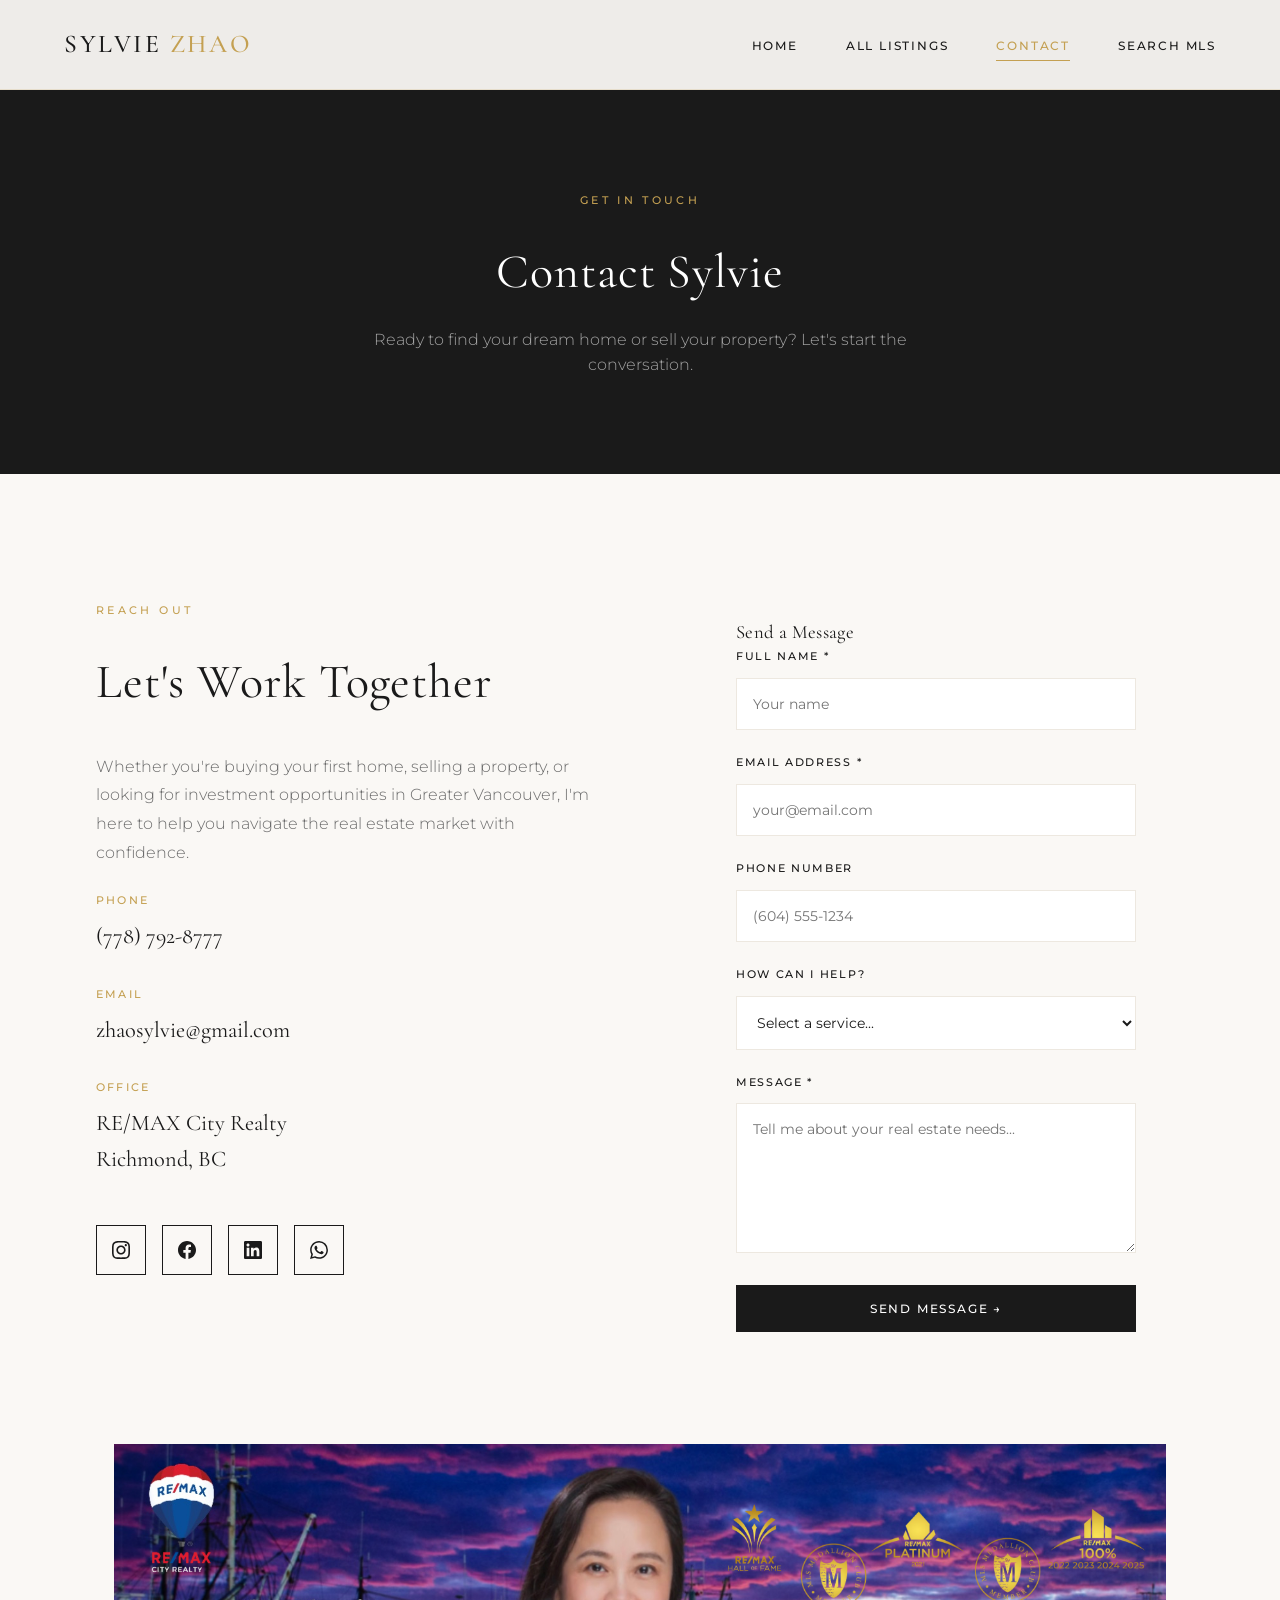
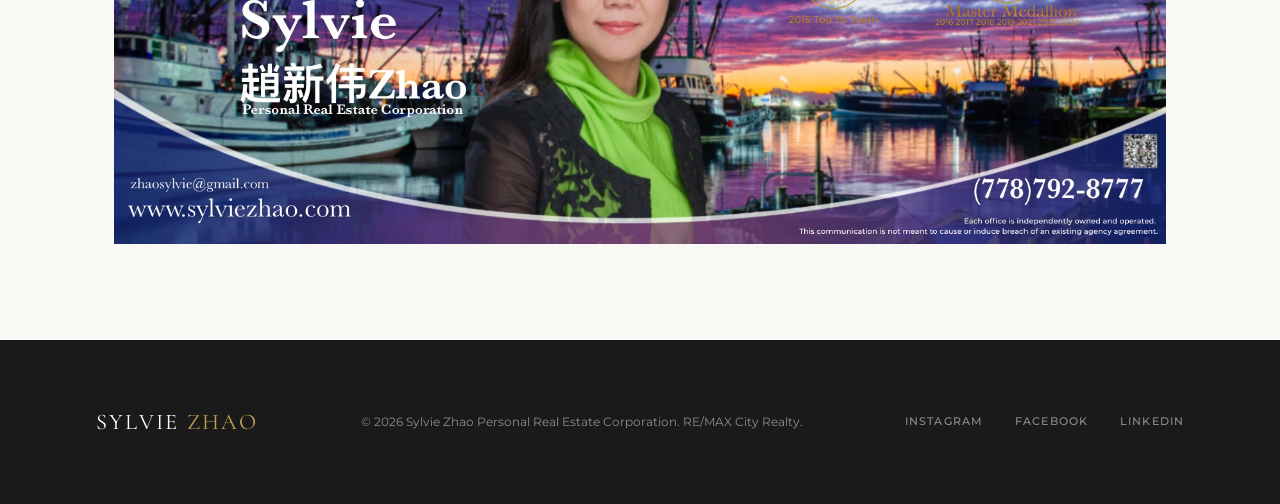
<file: public/contact.html>
<!DOCTYPE html>
<html lang="en">

<head>
    <meta charset="UTF-8">
    <meta name="viewport" content="width=device-width, initial-scale=1.0">
    <title>Contact | Sylvie Zhao Real Estate</title>
    <link rel="preconnect" href="https://fonts.googleapis.com">
    <link rel="preconnect" href="https://fonts.gstatic.com" crossorigin>
    <link
        href="https://fonts.googleapis.com/css2?family=Cormorant+Garamond:ital,wght@0,300;0,400;0,500;0,600;1,400&family=Montserrat:wght@300;400;500;600&display=swap"
        rel="stylesheet">
    <link rel="stylesheet" href="styles.css">
</head>

<body>
    <!-- Navigation -->
    <nav id="navbar">
        <a href="index.html" class="logo">SYLVIE <span>ZHAO</span></a>
        <ul class="nav-links">
            <li><a href="index.html">Home</a></li>
            <li><a href="listings.html">All Listings</a></li>
            <li><a href="contact.html" class="active">Contact</a></li>
            <li><a href="https://sylviezhao.cityrealty.ca/index.php" target="_blank">Search MLS</a></li>
        </ul>
        <div class="mobile-menu-toggle">
            <span></span>
            <span></span>
            <span></span>
        </div>
    </nav>

    <!-- Page Header -->
    <section class="page-header">
        <p class="section-eyebrow">Get in Touch</p>
        <h1 class="section-title light">Contact Sylvie</h1>
        <p class="page-header-subtitle">Ready to find your dream home or sell your property? Let's start the
            conversation.</p>
    </section>

    <!-- Contact Content -->
    <section class="contact-page">
        <div class="contact">
            <div class="contact-info">
                <p class="section-eyebrow">Reach Out</p>
                <h2 class="section-title">Let's Work Together</h2>
                <p class="about-text">Whether you're buying your first home, selling a property, or looking for
                    investment opportunities in Greater Vancouver, I'm here to help you navigate the real estate market
                    with confidence.</p>

                <div class="contact-item">
                    <p class="contact-label">Phone</p>
                    <p class="contact-value"><a href="tel:+16045551234">(778) 792-8777</a></p>
                </div>
                <div class="contact-item">
                    <p class="contact-label">Email</p>
                    <p class="contact-value"><a href="mailto:zhaosylvie@gmail.com">zhaosylvie@gmail.com</a></p>
                </div>
                <div class="contact-item">
                    <p class="contact-label">Office</p>
                    <p class="contact-value">RE/MAX City Realty<br>Richmond, BC</p>
                </div>
                <!-- <div class="contact-item">
                    <p class="contact-label">Office Hours</p>
                    <p class="contact-value">Monday – Friday: 9am – 6pm<br>Saturday: 10am – 4pm<br>Sunday: By
                        Appointment</p>
                </div> -->

                <div class="social-links">
                    <a href="https://www.instagram.com/sylviezhaoprec/" class="social-link" target="_blank"
                        aria-label="Instagram">
                        <svg viewBox="0 0 24 24" fill="currentColor">
                            <path
                                d="M12 2.163c3.204 0 3.584.012 4.85.07 3.252.148 4.771 1.691 4.919 4.919.058 1.265.069 1.645.069 4.849 0 3.205-.012 3.584-.069 4.849-.149 3.225-1.664 4.771-4.919 4.919-1.266.058-1.644.07-4.85.07-3.204 0-3.584-.012-4.849-.07-3.26-.149-4.771-1.699-4.919-4.92-.058-1.265-.07-1.644-.07-4.849 0-3.204.013-3.583.07-4.849.149-3.227 1.664-4.771 4.919-4.919 1.266-.057 1.645-.069 4.849-.069zm0-2.163c-3.259 0-3.667.014-4.947.072-4.358.2-6.78 2.618-6.98 6.98-.059 1.281-.073 1.689-.073 4.948 0 3.259.014 3.668.072 4.948.2 4.358 2.618 6.78 6.98 6.98 1.281.058 1.689.072 4.948.072 3.259 0 3.668-.014 4.948-.072 4.354-.2 6.782-2.618 6.979-6.98.059-1.28.073-1.689.073-4.948 0-3.259-.014-3.667-.072-4.947-.196-4.354-2.617-6.78-6.979-6.98-1.281-.059-1.69-.073-4.949-.073zm0 5.838c-3.403 0-6.162 2.759-6.162 6.162s2.759 6.163 6.162 6.163 6.162-2.759 6.162-6.163c0-3.403-2.759-6.162-6.162-6.162zm0 10.162c-2.209 0-4-1.79-4-4 0-2.209 1.791-4 4-4s4 1.791 4 4c0 2.21-1.791 4-4 4zm6.406-11.845c-.796 0-1.441.645-1.441 1.44s.645 1.44 1.441 1.44c.795 0 1.439-.645 1.439-1.44s-.644-1.44-1.439-1.44z" />
                        </svg>
                    </a>
                    <a href="https://www.facebook.com/sylvie.zhao.14/" class="social-link" target="_blank"
                        aria-label="Facebook">
                        <svg viewBox="0 0 24 24" fill="currentColor">
                            <path
                                d="M24 12.073c0-6.627-5.373-12-12-12s-12 5.373-12 12c0 5.99 4.388 10.954 10.125 11.854v-8.385H7.078v-3.47h3.047V9.43c0-3.007 1.792-4.669 4.533-4.669 1.312 0 2.686.235 2.686.235v2.953H15.83c-1.491 0-1.956.925-1.956 1.874v2.25h3.328l-.532 3.47h-2.796v8.385C19.612 23.027 24 18.062 24 12.073z" />
                        </svg>
                    </a>
                    <a href="https://www.linkedin.com/company/sylvie-zhao-real-estate" class="social-link"
                        target="_blank" aria-label="LinkedIn">
                        <svg viewBox="0 0 24 24" fill="currentColor">
                            <path
                                d="M20.447 20.452h-3.554v-5.569c0-1.328-.027-3.037-1.852-3.037-1.853 0-2.136 1.445-2.136 2.939v5.667H9.351V9h3.414v1.561h.046c.477-.9 1.637-1.85 3.37-1.85 3.601 0 4.267 2.37 4.267 5.455v6.286zM5.337 7.433c-1.144 0-2.063-.926-2.063-2.065 0-1.138.92-2.063 2.063-2.063 1.14 0 2.064.925 2.064 2.063 0 1.139-.925 2.065-2.064 2.065zm1.782 13.019H3.555V9h3.564v11.452zM22.225 0H1.771C.792 0 0 .774 0 1.729v20.542C0 23.227.792 24 1.771 24h20.451C23.2 24 24 23.227 24 22.271V1.729C24 .774 23.2 0 22.222 0h.003z" />
                        </svg>
                    </a>
                    <a href="https://wa.me/17787928777" class="social-link" target="_blank" aria-label="WhatsApp">
                        <svg viewBox="0 0 24 24" fill="currentColor">
                            <path
                                d="M17.472 14.382c-.297-.149-1.758-.867-2.03-.967-.273-.099-.471-.148-.67.15-.197.297-.767.966-.94 1.164-.173.199-.347.223-.644.075-.297-.15-1.255-.463-2.39-1.475-.883-.788-1.48-1.761-1.653-2.059-.173-.297-.018-.458.13-.606.134-.133.298-.347.446-.52.149-.174.198-.298.298-.497.099-.198.05-.371-.025-.52-.075-.149-.669-1.612-.916-2.207-.242-.579-.487-.5-.669-.51-.173-.008-.371-.01-.57-.01-.198 0-.52.074-.792.372-.272.297-1.04 1.016-1.04 2.479 0 1.462 1.065 2.875 1.213 3.074.149.198 2.096 3.2 5.077 4.487.709.306 1.262.489 1.694.625.712.227 1.36.195 1.871.118.571-.085 1.758-.719 2.006-1.413.248-.694.248-1.289.173-1.413-.074-.124-.272-.198-.57-.347m-5.421 7.403h-.004a9.87 9.87 0 01-5.031-1.378l-.361-.214-3.741.982.998-3.648-.235-.374a9.86 9.86 0 01-1.51-5.26c.001-5.45 4.436-9.884 9.888-9.884 2.64 0 5.122 1.03 6.988 2.898a9.825 9.825 0 012.893 6.994c-.003 5.45-4.437 9.884-9.885 9.884m8.413-18.297A11.815 11.815 0 0012.05 0C5.495 0 .16 5.335.157 11.892c0 2.096.547 4.142 1.588 5.945L.057 24l6.305-1.654a11.882 11.882 0 005.683 1.448h.005c6.554 0 11.89-5.335 11.893-11.893a11.821 11.821 0 00-3.48-8.413z" />
                        </svg>
                    </a>
                </div>
            </div>

            <div class="contact-form">
                <h3 class="form-title">Send a Message</h3>
                <form id="contact-form">
                    <div class="form-group">
                        <label class="form-label" for="name">Full Name *</label>
                        <input type="text" id="name" name="name" class="form-input" placeholder="Your name" required>
                    </div>
                    <div class="form-group">
                        <label class="form-label" for="email">Email Address *</label>
                        <input type="email" id="email" name="email" class="form-input" placeholder="your@email.com"
                            required>
                    </div>
                    <div class="form-group">
                        <label class="form-label" for="phone">Phone Number</label>
                        <input type="tel" id="phone" name="phone" class="form-input" placeholder="(604) 555-1234">
                    </div>
                    <div class="form-group">
                        <label class="form-label" for="service">How Can I Help?</label>
                        <select id="service" name="service" class="form-input">
                            <option value="">Select a service...</option>
                            <option value="I'm looking to buy a home">I'm looking to buy a home</option>
                            <option value="I want to sell my property">I want to sell my property</option>
                            <option value="Commercial real estate">Commercial real estate</option>
                            <option value="Property evaluation">Property evaluation</option>
                            <option value="Other inquiry">Other inquiry</option>
                        </select>
                    </div>
                    <div class="form-group">
                        <label class="form-label" for="message">Message *</label>
                        <textarea id="message" name="message" class="form-textarea"
                            placeholder="Tell me about your real estate needs..." required></textarea>
                    </div>
                    <button type="submit" class="btn btn-primary">Send Message →</button>
                </form>
            </div>
        </div>

        <!-- Map Placeholder -->
        <div class="contact-map">
            <img src="photos/contact page/banner.png" alt="RE/MAX City Realty, Richmond, BC">
        </div>
    </section>

    <!-- Footer -->
    <footer>
        <div class="footer-logo">SYLVIE <span>ZHAO</span></div>
        <p class="footer-text">© 2026 Sylvie Zhao Personal Real Estate Corporation. RE/MAX City Realty.</p>
        <div class="footer-links">
            <a href="https://www.instagram.com/sylviezhaoprec/" target="_blank">Instagram</a>
            <a href="https://www.facebook.com/sylvie.zhao.14/" target="_blank">Facebook</a>
            <a href="https://www.linkedin.com/company/sylvie-zhao-real-estate" target="_blank">LinkedIn</a>
        </div>
    </footer>

    <script src="scripts.js"></script>
</body>

</html>
</file>
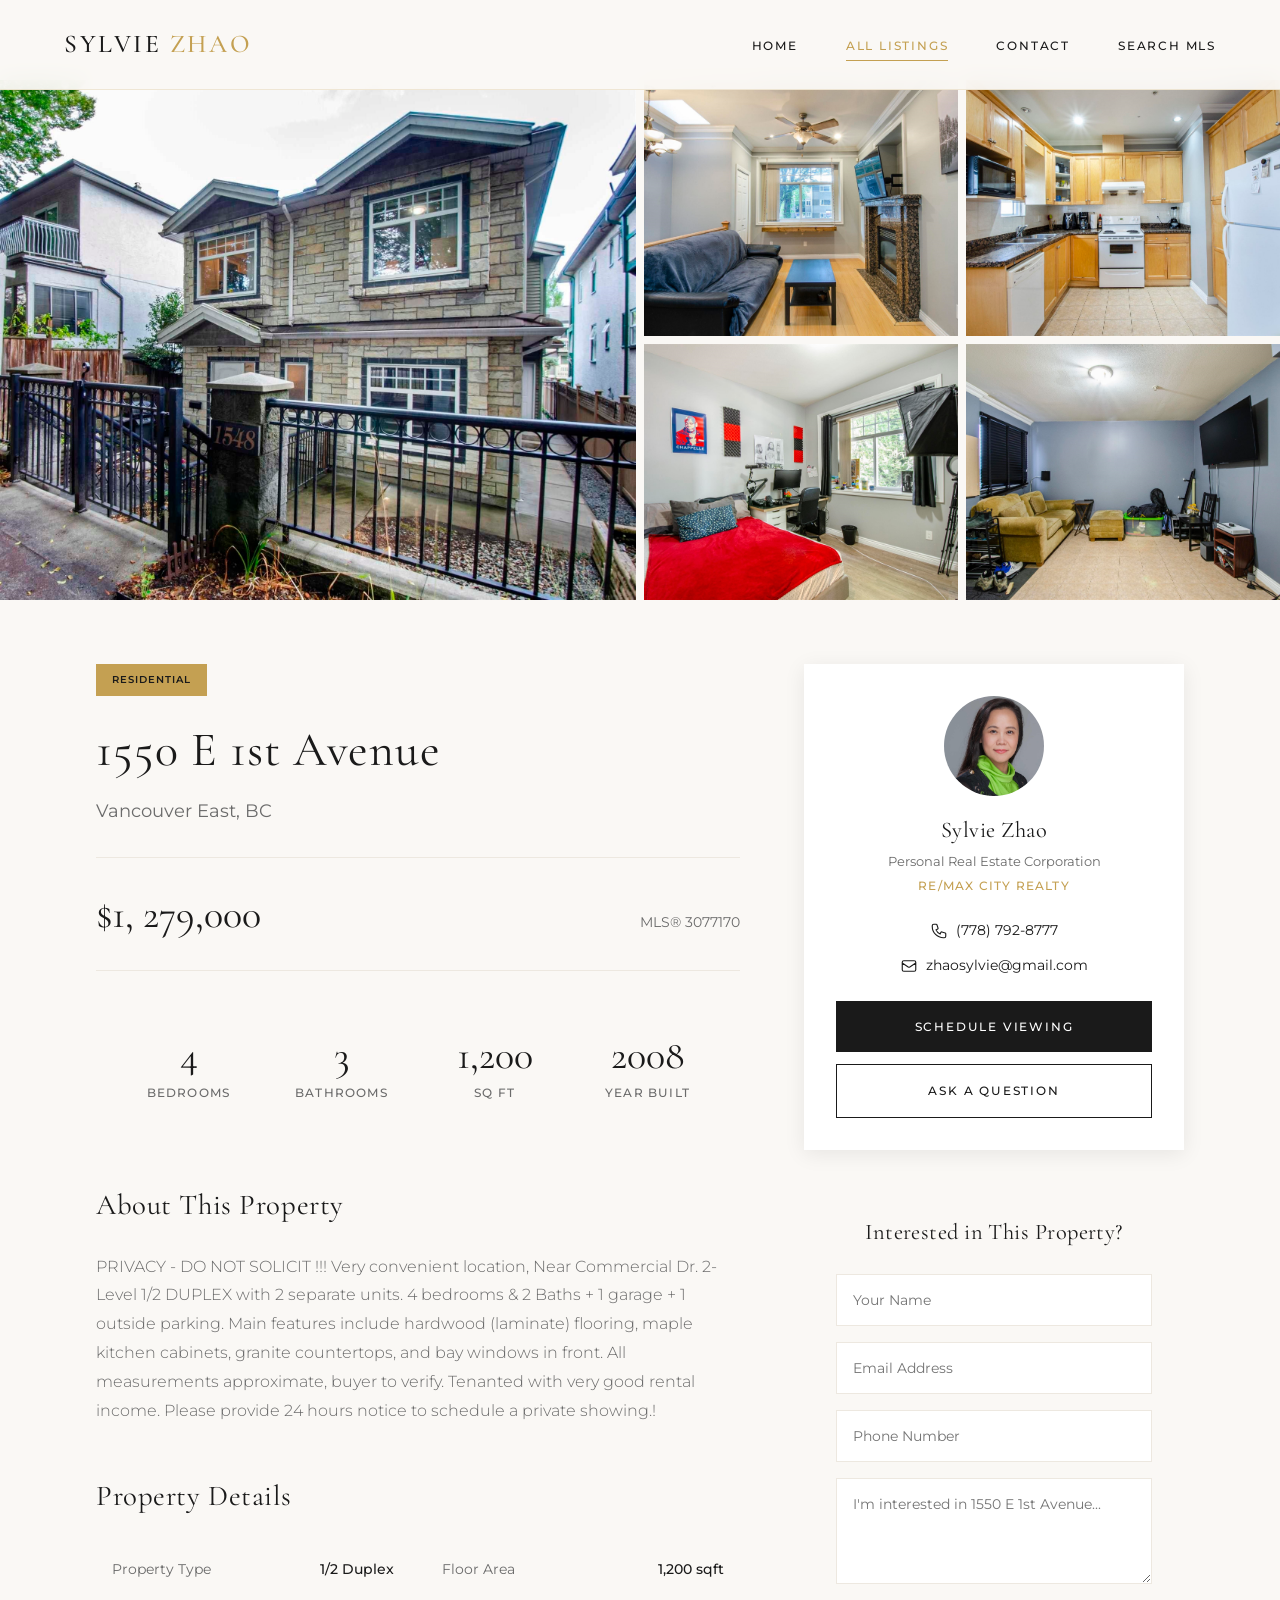
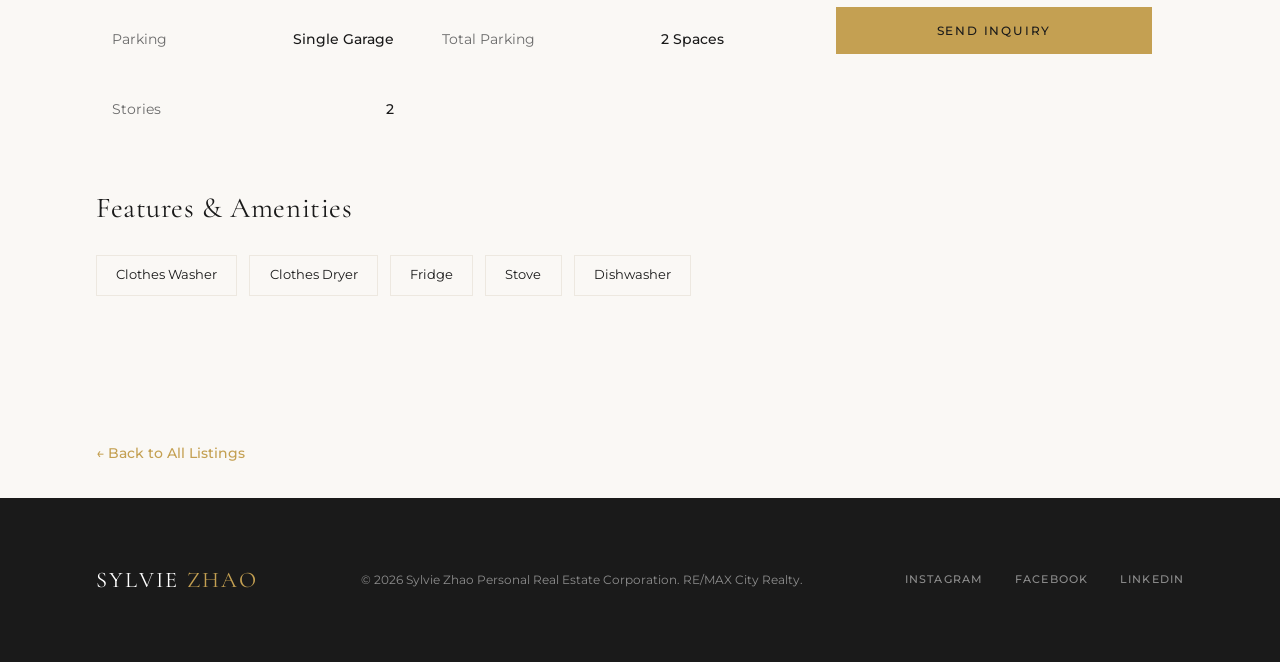
<file: public/listings/1550 e 1st avenue.html>
<!DOCTYPE html>
<html lang="en">

<head>
    <meta charset="UTF-8">
    <meta name="viewport" content="width=device-width, initial-scale=1.0">
    <title>1550 E 1st Avenue, Vancouver East | Sylvie Zhao Real Estate</title>
    <link rel="preconnect" href="https://fonts.googleapis.com">
    <link rel="preconnect" href="https://fonts.gstatic.com" crossorigin>
    <link
        href="https://fonts.googleapis.com/css2?family=Cormorant+Garamond:ital,wght@0,300;0,400;0,500;0,600;1,400&family=Montserrat:wght@300;400;500;600&display=swap"
        rel="stylesheet">
    <link rel="stylesheet" href="../styles.css">
</head>

<body>
    <!-- Navigation -->
    <nav id="navbar">
        <a href="../index.html" class="logo">SYLVIE <span>ZHAO</span></a>
        <ul class="nav-links">
            <li><a href="../index.html">Home</a></li>
            <li><a href="../listings.html" class="active">All Listings</a></li>
            <li><a href="../contact.html">Contact</a></li>
            <li><a href="https://sylviezhao.cityrealty.ca/index.php" target="_blank">Search MLS</a></li>
        </ul>
        <div class="mobile-menu-toggle">
            <span></span>
            <span></span>
            <span></span>
        </div>
    </nav>

    <!-- Listing Hero -->
    <section class="listing-hero">
        <div class="listing-hero-gallery">
            <div class="listing-hero-main">
                <img src="../photos/1550 e 1st avenue/main.jpeg" alt="1550 E 1st Avenue, Vancouver - Main">
            </div>
            <div class="listing-hero-grid">
                <img src="../photos/1550 e 1st avenue/living.jpeg" alt="Living Room">
                <img src="../photos/1550 e 1st avenue/kitchen.jpeg" alt=" Kitchen">
                <img src="../photos/1550 e 1st avenue/bedroom.JPG" alt="Bedroom">
                <img src="../photos/1550 e 1st avenue/family.jpeg" alt="Family Room">
            </div>
        </div>
    </section>

    <!-- Listing Content -->
    <section class="listing-content">
        <div class="listing-main">
            <div class="listing-header">
                <span class="listing-status">Residential</span>
                <h1 class="listing-title">1550 E 1st Avenue</h1>
                <p class="listing-location">Vancouver East, BC</p>
            </div>

            <div class="listing-price-bar">
                <div class="listing-price-main">$1, 279,000</div>
                <div class="listing-price-details">
                    <span>MLS® 3077170</span>
                </div>
            </div>

            <div class="listing-features">
                <div class="listing-feature">
                    <div class="listing-feature-value">4</div>
                    <div class="listing-feature-label">Bedrooms</div>
                </div>
                <div class="listing-feature">
                    <div class="listing-feature-value">3</div>
                    <div class="listing-feature-label">Bathrooms</div>
                </div>
                <div class="listing-feature">
                    <div class="listing-feature-value">1,200</div>
                    <div class="listing-feature-label">Sq Ft</div>
                </div>
                <div class="listing-feature">
                    <div class="listing-feature-value">2008</div>
                    <div class="listing-feature-label">Year Built</div>
                </div>
            </div>

            <div class="listing-description">
                <h2>About This Property</h2>
                <p>PRIVACY - DO NOT SOLICIT !!! Very convenient location, Near Commercial Dr. 2-Level 1/2 DUPLEX with 2
                    separate units. 4 bedrooms & 2 Baths + 1 garage + 1 outside parking. Main features include hardwood
                    (laminate) flooring, maple kitchen cabinets, granite countertops, and bay windows in front. All
                    measurements approximate, buyer to verify. Tenanted with very good rental income. Please provide 24
                    hours notice to schedule a private showing.!</p>
                <!-- <p>The main floor features an open-concept layout with soaring ceilings, a gourmet kitchen with high-end
                    appliances, quartz countertops, and a large island perfect for entertaining. The living room boasts
                    a cozy gas fireplace and seamless access to the beautifully landscaped backyard.</p>
                <p>Upstairs, you'll find four generous bedrooms including a luxurious master suite with a spa-like
                    ensuite and walk-in closet. The basement is fully finished with a recreation room, home office, and
                    additional storage space.</p>
                <p>Additional features include radiant floor heating, air conditioning, a double garage, and smart home
                    technology throughout. Located minutes from beaches, golf courses, schools, and the Tsawwassen Mills
                    shopping center.</p> -->
            </div>

            <div class="listing-details-grid">
                <h2>Property Details</h2>
                <div class="details-grid">
                    <div class="detail-item">
                        <span class="detail-label">Property Type</span>
                        <span class="detail-value">1/2 Duplex</span>
                    </div>
                    <div class="detail-item">
                        <span class="detail-label">Floor Area</span>
                        <span class="detail-value">1,200 sqft</span>
                    </div>
                    <div class="detail-item">
                        <span class="detail-label">Parking</span>
                        <span class="detail-value">Single Garage</span>
                    </div>
                    <div class="detail-item">
                        <span class="detail-label">Total Parking</span>
                        <span class="detail-value">2 Spaces</span>
                    </div>
                    <div class="detail-item">
                        <span class="detail-label">Stories</span>
                        <span class="detail-value">2</span>
                    </div>
                    <!-- <div class="detail-item">
                        <span class="detail-label">Basement</span>
                        <span class="detail-value">Fully Finished</span>
                    </div> -->
                    <!-- <div class="detail-item">
                        <span class="detail-label">Fireplace</span>
                        <span class="detail-value">Gas, 2 Total</span>
                    </div> -->
                </div>
            </div>

            <div class="listing-amenities">
                <h2>Features & Amenities</h2>
                <div class="amenities-grid">
                    <span class="amenity-tag">Clothes Washer</span>
                    <span class="amenity-tag">Clothes Dryer</span>
                    <span class="amenity-tag">Fridge</span>
                    <span class="amenity-tag">Stove</span>
                    <span class="amenity-tag">Dishwasher</span>
                    <!-- <span class="amenity-tag">Central A/C</span>
                    <span class="amenity-tag">Double Garage</span>
                    <span class="amenity-tag">Landscaped Yard</span>
                    <span class="amenity-tag">Covered Patio</span>
                    <span class="amenity-tag">Walk-in Closets</span>
                    <span class="amenity-tag">Spa Ensuite</span>
                    <span class="amenity-tag">Home Office</span> -->
                </div>
            </div>
        </div>

        <!-- Sidebar -->
        <aside class="listing-sidebar">
            <div class="agent-card">
                <img src="../photos/6531 no 2 road/headshot.jpg" alt="Sylvie Zhao" class="agent-photo">
                <h3 class="agent-name">Sylvie Zhao</h3>
                <p class="agent-title">Personal Real Estate Corporation</p>
                <p class="agent-brokerage">RE/MAX City Realty</p>

                <div class="agent-contact">
                    <a href="tel:+16045551234" class="agent-phone">
                        <svg viewBox="0 0 24 24" fill="none" stroke="currentColor" stroke-width="1.5">
                            <path
                                d="M3 5a2 2 0 012-2h3.28a1 1 0 01.948.684l1.498 4.493a1 1 0 01-.502 1.21l-2.257 1.13a11.042 11.042 0 005.516 5.516l1.13-2.257a1 1 0 011.21-.502l4.493 1.498a1 1 0 01.684.949V19a2 2 0 01-2 2h-1C9.716 21 3 14.284 3 6V5z" />
                        </svg>
                        (778) 792-8777
                    </a>
                    <a href="mailto:sylvie@sylviezhao.com" class="agent-email">
                        <svg viewBox="0 0 24 24" fill="none" stroke="currentColor" stroke-width="1.5">
                            <path
                                d="M3 8l7.89 5.26a2 2 0 002.22 0L21 8M5 19h14a2 2 0 002-2V7a2 2 0 00-2-2H5a2 2 0 00-2 2v10a2 2 0 002 2z" />
                        </svg>
                        zhaosylvie@gmail.com
                    </a>
                </div>

                <a href="../contact.html" class="btn btn-primary"
                    style="width: 100%; justify-content: center; margin-top: 1.5rem;">Schedule Viewing</a>
                <a href="../contact.html" class="btn btn-secondary"
                    style="width: 100%; justify-content: center; margin-top: 0.75rem;">Ask a Question</a>
            </div>

            <div class="inquiry-form">
                <h3>Interested in This Property?</h3>
                <form>
                    <div class="form-group">
                        <input type="text" class="form-input" placeholder="Your Name" required>
                    </div>
                    <div class="form-group">
                        <input type="email" class="form-input" placeholder="Email Address" required>
                    </div>
                    <div class="form-group">
                        <input type="tel" class="form-input" placeholder="Phone Number">
                    </div>
                    <div class="form-group">
                        <textarea class="form-textarea" placeholder="I'm interested in 1550 E 1st Avenue..."
                            rows="4"></textarea>
                    </div>
                    <button type="submit" class="btn btn-gold" style="width: 100%; justify-content: center;">Send
                        Inquiry</button>
                </form>
            </div>
        </aside>
    </section>

    <!-- Back to Listings -->
    <div class="back-to-listings">
        <a href="../listings.html">← Back to All Listings</a>
    </div>

    <!-- Footer -->
    <footer>
        <div class="footer-logo">SYLVIE <span>ZHAO</span></div>
        <p class="footer-text">© 2026 Sylvie Zhao Personal Real Estate Corporation. RE/MAX City Realty.</p>
        <div class="footer-links">
            <a href="https://www.instagram.com/sylviezhaoprec/" target="_blank">Instagram</a>
            <a href="https://www.facebook.com/sylvie.zhao.14/" target="_blank">Facebook</a>
            <a href="https://www.linkedin.com/company/sylvie-zhao-real-estate" target="_blank">LinkedIn</a>
        </div>
    </footer>

    <script src="../scripts.js"></script>
</body>

</html>
</file>
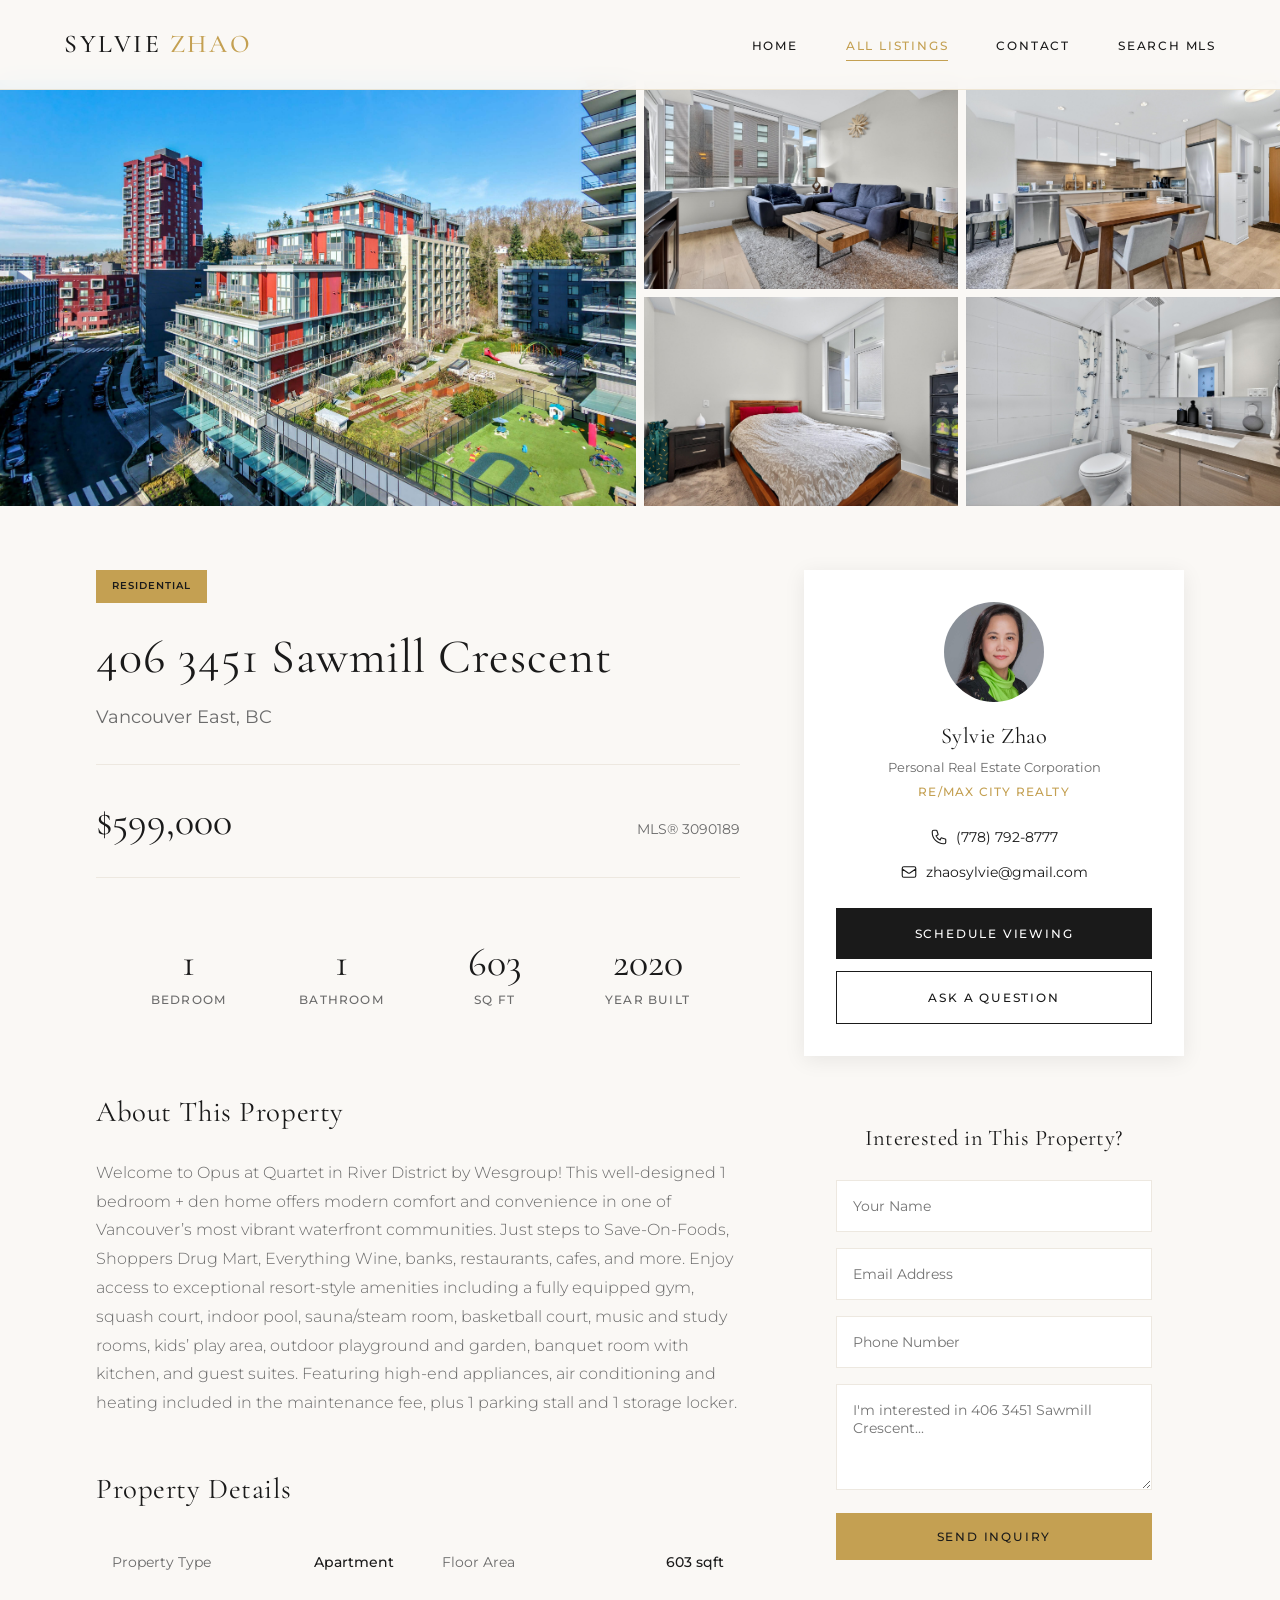
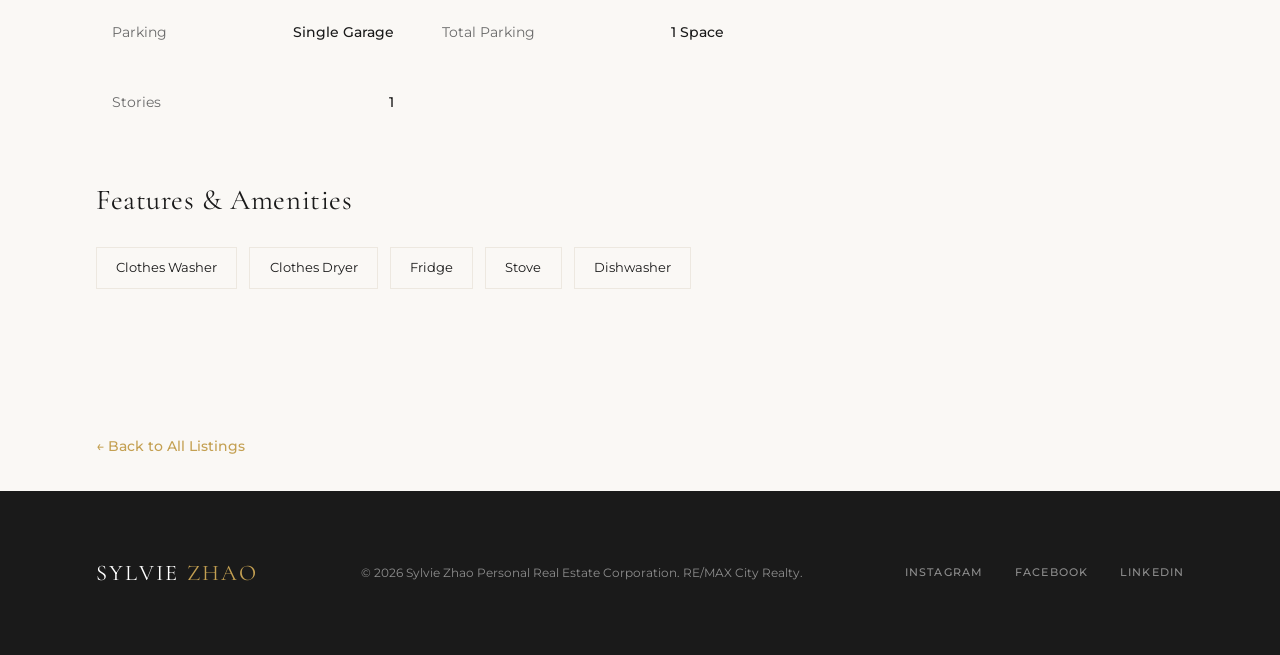
<file: public/listings/406 3451 sawmill crescent.html>
<!DOCTYPE html>
<html lang="en">

<head>
    <meta charset="UTF-8">
    <meta name="viewport" content="width=device-width, initial-scale=1.0">
    <title>406 3451 Sawmill Crescent, Vancouver East | Sylvie Zhao Real Estate</title>
    <link rel="preconnect" href="https://fonts.googleapis.com">
    <link rel="preconnect" href="https://fonts.gstatic.com" crossorigin>
    <link
        href="https://fonts.googleapis.com/css2?family=Cormorant+Garamond:ital,wght@0,300;0,400;0,500;0,600;1,400&family=Montserrat:wght@300;400;500;600&display=swap"
        rel="stylesheet">
    <link rel="stylesheet" href="../styles.css">
</head>

<body>
    <!-- Navigation -->
    <nav id="navbar">
        <a href="../index.html" class="logo">SYLVIE <span>ZHAO</span></a>
        <ul class="nav-links">
            <li><a href="../index.html">Home</a></li>
            <li><a href="../listings.html" class="active">All Listings</a></li>
            <li><a href="../contact.html">Contact</a></li>
            <li><a href="https://sylviezhao.cityrealty.ca/index.php" target="_blank">Search MLS</a></li>
        </ul>
        <div class="mobile-menu-toggle">
            <span></span>
            <span></span>
            <span></span>
        </div>
    </nav>

    <!-- Listing Hero -->
    <section class="listing-hero">
        <div class="listing-hero-gallery">
            <div class="listing-hero-main">
                <img src="../photos/406 3451 sawmill crescent/main.JPG"
                    alt="406 3451 Sawmill Crescent, Vancouver East - Main">
            </div>
            <div class="listing-hero-grid">
                <img src="../photos/406 3451 sawmill crescent/living.JPG" alt="Living Room">
                <img src="../photos/406 3451 sawmill crescent/kitchen.JPG" alt=" Kitchen">
                <img src="../photos/406 3451 sawmill crescent/bedroom.JPG" alt="Bedroom">
                <img src="../photos/406 3451 sawmill crescent/bathroom.JPG" alt="Bathroom">
            </div>
        </div>
    </section>

    <!-- Listing Content -->
    <section class="listing-content">
        <div class="listing-main">
            <div class="listing-header">
                <span class="listing-status">Residential</span>
                <h1 class="listing-title">406 3451 Sawmill Crescent</h1>
                <p class="listing-location">Vancouver East, BC</p>
            </div>

            <div class="listing-price-bar">
                <div class="listing-price-main">$599,000</div>
                <div class="listing-price-details">
                    <span>MLS® 3090189</span>
                </div>
            </div>

            <div class="listing-features">
                <div class="listing-feature">
                    <div class="listing-feature-value">1</div>
                    <div class="listing-feature-label">Bedroom</div>
                </div>
                <div class="listing-feature">
                    <div class="listing-feature-value">1</div>
                    <div class="listing-feature-label">Bathroom</div>
                </div>
                <div class="listing-feature">
                    <div class="listing-feature-value">603</div>
                    <div class="listing-feature-label">Sq Ft</div>
                </div>
                <div class="listing-feature">
                    <div class="listing-feature-value">2020</div>
                    <div class="listing-feature-label">Year Built</div>
                </div>
            </div>

            <div class="listing-description">
                <h2>About This Property</h2>
                <p>Welcome to Opus at Quartet in River District by Wesgroup! This well-designed 1 bedroom + den home
                    offers
                    modern comfort and convenience in one of Vancouver’s most vibrant waterfront communities. Just steps
                    to
                    Save-On-Foods, Shoppers Drug Mart, Everything Wine, banks, restaurants, cafes, and more. Enjoy
                    access
                    to exceptional resort-style amenities including a fully equipped gym, squash court, indoor pool,
                    sauna/steam room, basketball court, music and study rooms, kids’ play area, outdoor playground and
                    garden, banquet room with kitchen, and guest suites. Featuring high-end appliances, air conditioning
                    and heating included in the maintenance fee, plus 1 parking stall and 1 storage locker.</p>
                <!-- <p>The main floor features an open-concept layout with soaring ceilings, a gourmet kitchen with high-end
                    appliances, quartz countertops, and a large island perfect for entertaining. The living room boasts
                    a cozy gas fireplace and seamless access to the beautifully landscaped backyard.</p>
                <p>Upstairs, you'll find four generous bedrooms including a luxurious master suite with a spa-like
                    ensuite and walk-in closet. The basement is fully finished with a recreation room, home office, and
                    additional storage space.</p>
                <p>Additional features include radiant floor heating, air conditioning, a double garage, and smart home
                    technology throughout. Located minutes from beaches, golf courses, schools, and the Tsawwassen Mills
                    shopping center.</p> -->
            </div>

            <div class="listing-details-grid">
                <h2>Property Details</h2>
                <div class="details-grid">
                    <div class="detail-item">
                        <span class="detail-label">Property Type</span>
                        <span class="detail-value">Apartment</span>
                    </div>
                    <div class="detail-item">
                        <span class="detail-label">Floor Area</span>
                        <span class="detail-value">603 sqft</span>
                    </div>
                    <div class="detail-item">
                        <span class="detail-label">Parking</span>
                        <span class="detail-value">Single Garage</span>
                    </div>
                    <div class="detail-item">
                        <span class="detail-label">Total Parking</span>
                        <span class="detail-value">1 Space</span>
                    </div>
                    <div class="detail-item">
                        <span class="detail-label">Stories</span>
                        <span class="detail-value">1</span>
                    </div>
                    <!-- <div class="detail-item">
                        <span class="detail-label">Basement</span>
                        <span class="detail-value">Fully Finished</span>
                    </div> -->
                    <!-- <div class="detail-item">
                        <span class="detail-label">Fireplace</span>
                        <span class="detail-value">Gas, 2 Total</span>
                    </div> -->
                </div>
            </div>

            <div class="listing-amenities">
                <h2>Features & Amenities</h2>
                <div class="amenities-grid">
                    <span class="amenity-tag">Clothes Washer</span>
                    <span class="amenity-tag">Clothes Dryer</span>
                    <span class="amenity-tag">Fridge</span>
                    <span class="amenity-tag">Stove</span>
                    <span class="amenity-tag">Dishwasher</span>
                    <!-- <span class="amenity-tag">Central A/C</span>
                    <span class="amenity-tag">Double Garage</span>
                    <span class="amenity-tag">Landscaped Yard</span>
                    <span class="amenity-tag">Covered Patio</span>
                    <span class="amenity-tag">Walk-in Closets</span>
                    <span class="amenity-tag">Spa Ensuite</span>
                    <span class="amenity-tag">Home Office</span> -->
                </div>
            </div>
        </div>

        <!-- Sidebar -->
        <aside class="listing-sidebar">
            <div class="agent-card">
                <img src="../photos/6531 no 2 road/headshot.jpg" alt="Sylvie Zhao" class="agent-photo">
                <h3 class="agent-name">Sylvie Zhao</h3>
                <p class="agent-title">Personal Real Estate Corporation</p>
                <p class="agent-brokerage">RE/MAX City Realty</p>

                <div class="agent-contact">
                    <a href="tel:+16045551234" class="agent-phone">
                        <svg viewBox="0 0 24 24" fill="none" stroke="currentColor" stroke-width="1.5">
                            <path
                                d="M3 5a2 2 0 012-2h3.28a1 1 0 01.948.684l1.498 4.493a1 1 0 01-.502 1.21l-2.257 1.13a11.042 11.042 0 005.516 5.516l1.13-2.257a1 1 0 011.21-.502l4.493 1.498a1 1 0 01.684.949V19a2 2 0 01-2 2h-1C9.716 21 3 14.284 3 6V5z" />
                        </svg>
                        (778) 792-8777
                    </a>
                    <a href="mailto:sylvie@sylviezhao.com" class="agent-email">
                        <svg viewBox="0 0 24 24" fill="none" stroke="currentColor" stroke-width="1.5">
                            <path
                                d="M3 8l7.89 5.26a2 2 0 002.22 0L21 8M5 19h14a2 2 0 002-2V7a2 2 0 00-2-2H5a2 2 0 00-2 2v10a2 2 0 002 2z" />
                        </svg>
                        zhaosylvie@gmail.com
                    </a>
                </div>

                <a href="../contact.html" class="btn btn-primary"
                    style="width: 100%; justify-content: center; margin-top: 1.5rem;">Schedule Viewing</a>
                <a href="../contact.html" class="btn btn-secondary"
                    style="width: 100%; justify-content: center; margin-top: 0.75rem;">Ask a Question</a>
            </div>

            <div class="inquiry-form">
                <h3>Interested in This Property?</h3>
                <form>
                    <div class="form-group">
                        <input type="text" class="form-input" placeholder="Your Name" required>
                    </div>
                    <div class="form-group">
                        <input type="email" class="form-input" placeholder="Email Address" required>
                    </div>
                    <div class="form-group">
                        <input type="tel" class="form-input" placeholder="Phone Number">
                    </div>
                    <div class="form-group">
                        <textarea class="form-textarea" placeholder="I'm interested in 406 3451 Sawmill Crescent..."
                            rows="4"></textarea>
                    </div>
                    <button type="submit" class="btn btn-gold" style="width: 100%; justify-content: center;">Send
                        Inquiry</button>
                </form>
            </div>
        </aside>
    </section>

    <!-- Back to Listings -->
    <div class="back-to-listings">
        <a href="../listings.html">← Back to All Listings</a>
    </div>

    <!-- Footer -->
    <footer>
        <div class="footer-logo">SYLVIE <span>ZHAO</span></div>
        <p class="footer-text">© 2026 Sylvie Zhao Personal Real Estate Corporation. RE/MAX City Realty.</p>
        <div class="footer-links">
            <a href="https://www.instagram.com/sylviezhaoprec/" target="_blank">Instagram</a>
            <a href="https://www.facebook.com/sylvie.zhao.14/" target="_blank">Facebook</a>
            <a href="https://www.linkedin.com/company/sylvie-zhao-real-estate" target="_blank">LinkedIn</a>
        </div>
    </footer>

    <script src="../scripts.js"></script>
</body>

</html>
</file>
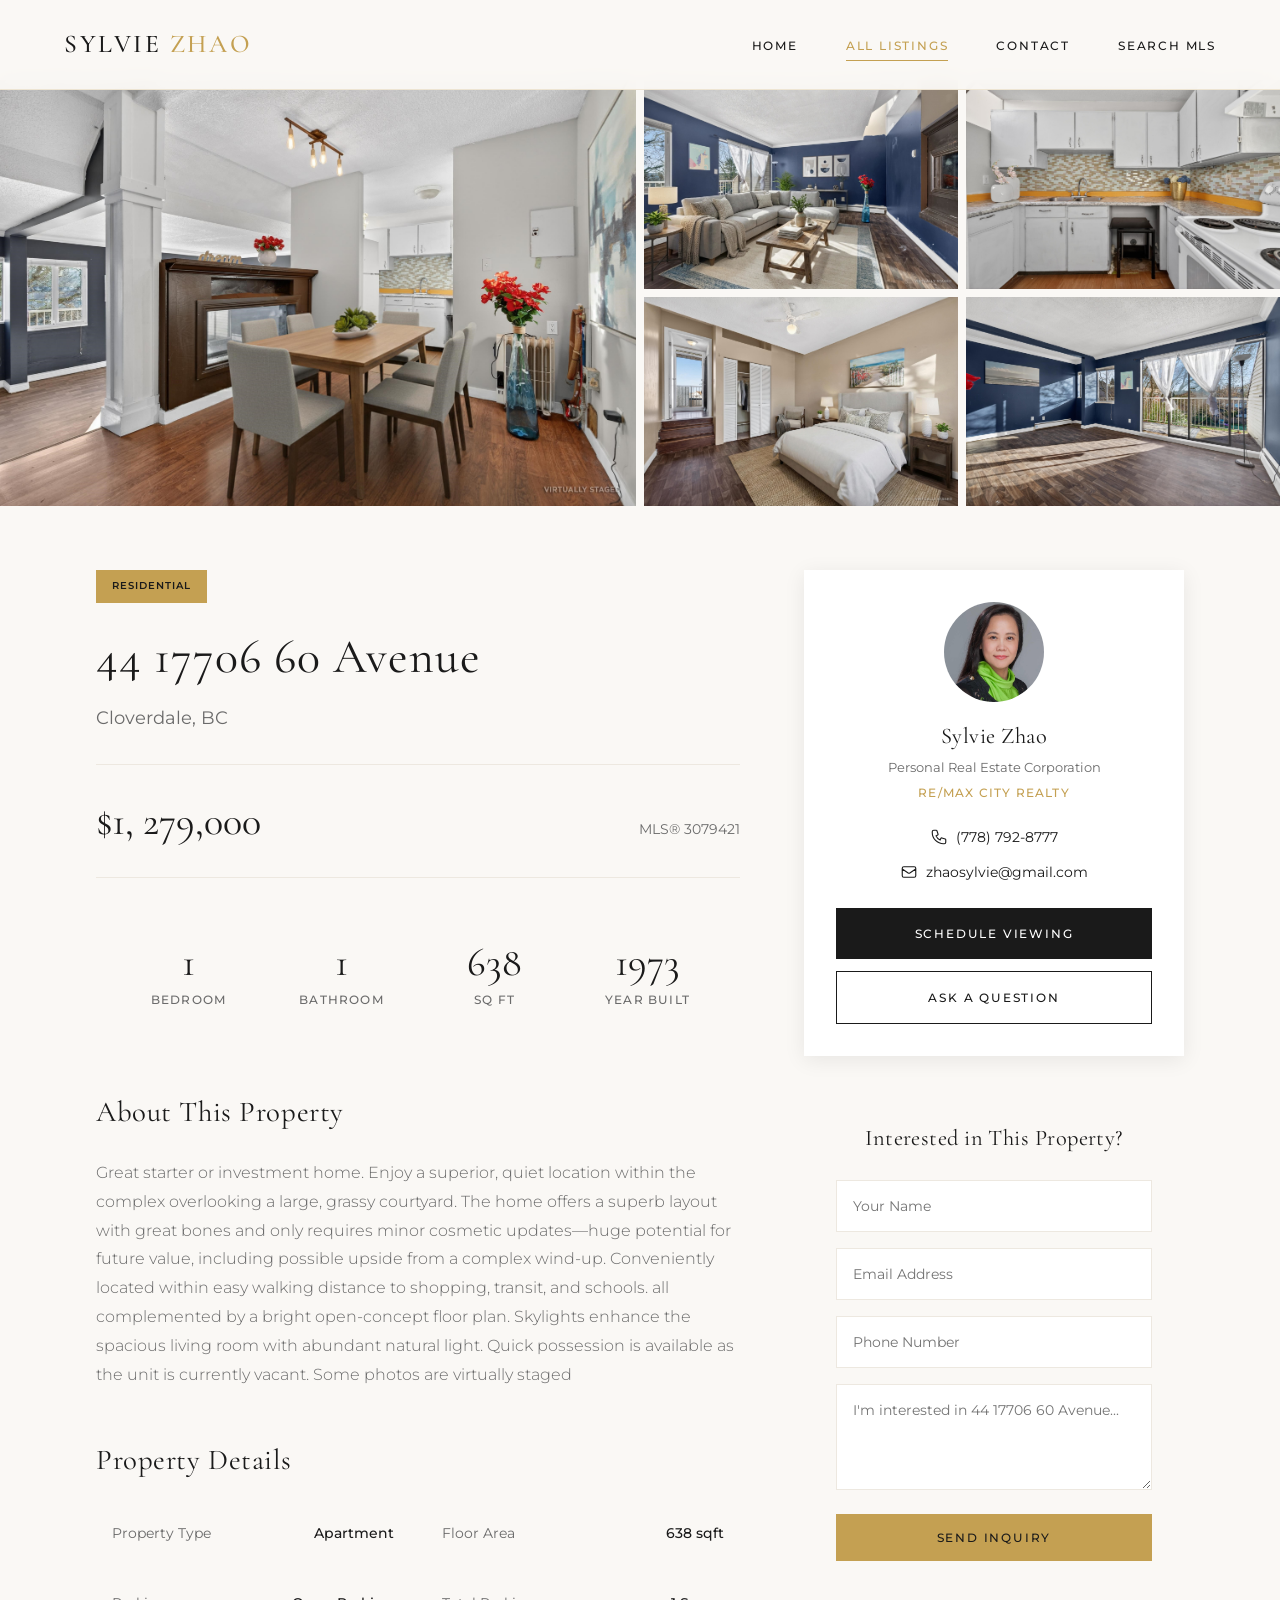
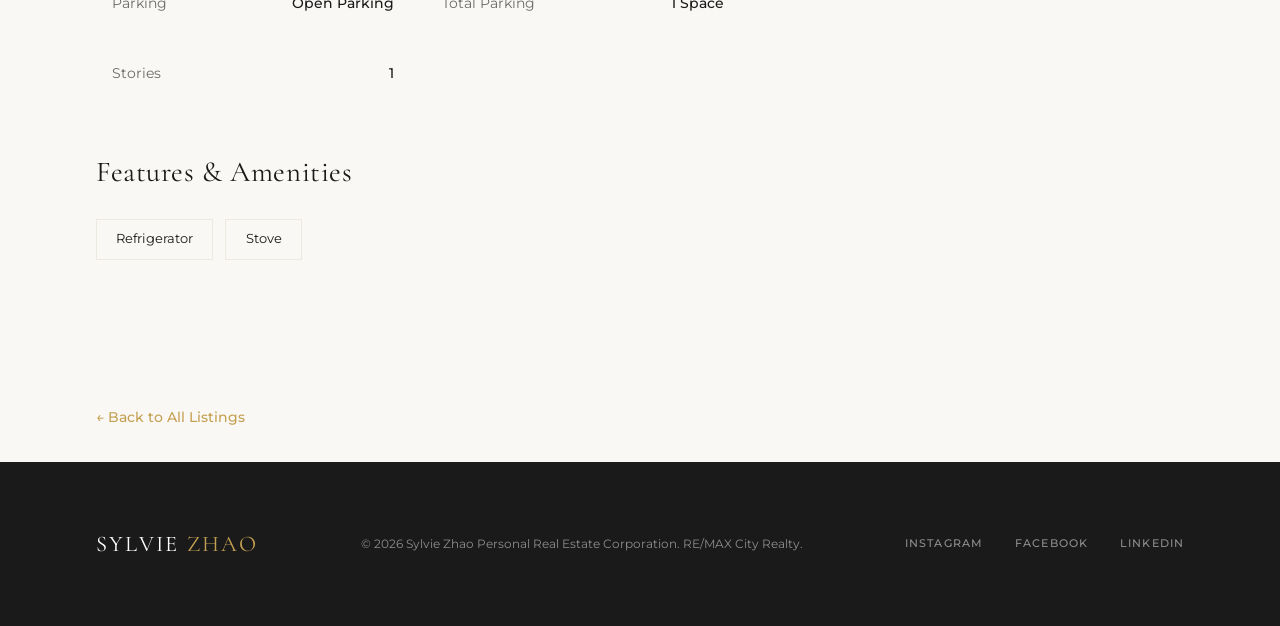
<file: public/listings/44 17706 60 avenue.html>
<!DOCTYPE html>
<html lang="en">

<head>
    <meta charset="UTF-8">
    <meta name="viewport" content="width=device-width, initial-scale=1.0">
    <title>44 17706 60 Avenue, Cloverdale | Sylvie Zhao Real Estate</title>
    <link rel="preconnect" href="https://fonts.googleapis.com">
    <link rel="preconnect" href="https://fonts.gstatic.com" crossorigin>
    <link
        href="https://fonts.googleapis.com/css2?family=Cormorant+Garamond:ital,wght@0,300;0,400;0,500;0,600;1,400&family=Montserrat:wght@300;400;500;600&display=swap"
        rel="stylesheet">
    <link rel="stylesheet" href="../styles.css">
</head>

<body>
    <!-- Navigation -->
    <nav id="navbar">
        <a href="../index.html" class="logo">SYLVIE <span>ZHAO</span></a>
        <ul class="nav-links">
            <li><a href="../index.html">Home</a></li>
            <li><a href="../listings.html" class="active">All Listings</a></li>
            <li><a href="../contact.html">Contact</a></li>
            <li><a href="https://sylviezhao.cityrealty.ca/index.php" target="_blank">Search MLS</a></li>
        </ul>
        <div class="mobile-menu-toggle">
            <span></span>
            <span></span>
            <span></span>
        </div>
    </nav>

    <!-- Listing Hero -->
    <section class="listing-hero">
        <div class="listing-hero-gallery">
            <div class="listing-hero-main">
                <img src="../photos/44 17706 50 avenue/dining.JPG" alt="44 17706 60 Avenue, Cloverdale - Main">
            </div>
            <div class="listing-hero-grid">
                <img src="../photos/44 17706 50 avenue/living.JPG" alt="Living Room">
                <img src="../photos/44 17706 50 avenue/kitchen.JPG" alt=" Kitchen">
                <img src="../photos/44 17706 50 avenue/bedroom.JPG" alt="Bedroom">
                <img src="../photos/44 17706 50 avenue/family.JPG" alt="Family Room">
            </div>
        </div>
    </section>

    <!-- Listing Content -->
    <section class="listing-content">
        <div class="listing-main">
            <div class="listing-header">
                <span class="listing-status">Residential</span>
                <h1 class="listing-title">44 17706 60 Avenue</h1>
                <p class="listing-location">Cloverdale, BC</p>
            </div>

            <div class="listing-price-bar">
                <div class="listing-price-main">$1, 279,000</div>
                <div class="listing-price-details">
                    <span>MLS® 3079421</span>
                </div>
            </div>

            <div class="listing-features">
                <div class="listing-feature">
                    <div class="listing-feature-value">1</div>
                    <div class="listing-feature-label">Bedroom</div>
                </div>
                <div class="listing-feature">
                    <div class="listing-feature-value">1</div>
                    <div class="listing-feature-label">Bathroom</div>
                </div>
                <div class="listing-feature">
                    <div class="listing-feature-value">638</div>
                    <div class="listing-feature-label">Sq Ft</div>
                </div>
                <div class="listing-feature">
                    <div class="listing-feature-value">1973</div>
                    <div class="listing-feature-label">Year Built</div>
                </div>
            </div>

            <div class="listing-description">
                <h2>About This Property</h2>
                <p>Great starter or investment home. Enjoy a superior, quiet location within the complex overlooking a
                    large,
                    grassy courtyard. The home offers a superb layout with great bones and only requires minor cosmetic
                    updates—huge potential for future value, including possible upside from a complex wind-up.
                    Conveniently
                    located within easy walking distance to shopping, transit, and schools. all complemented by a bright
                    open-concept floor plan. Skylights enhance the spacious living room with abundant natural light.
                    Quick possession is available as the unit is currently vacant. Some photos are virtually staged</p>
                <!-- <p>The main floor features an open-concept layout with soaring ceilings, a gourmet kitchen with high-end
                    appliances, quartz countertops, and a large island perfect for entertaining. The living room boasts
                    a cozy gas fireplace and seamless access to the beautifully landscaped backyard.</p>
                <p>Upstairs, you'll find four generous bedrooms including a luxurious master suite with a spa-like
                    ensuite and walk-in closet. The basement is fully finished with a recreation room, home office, and
                    additional storage space.</p>
                <p>Additional features include radiant floor heating, air conditioning, a double garage, and smart home
                    technology throughout. Located minutes from beaches, golf courses, schools, and the Tsawwassen Mills
                    shopping center.</p> -->
            </div>

            <div class="listing-details-grid">
                <h2>Property Details</h2>
                <div class="details-grid">
                    <div class="detail-item">
                        <span class="detail-label">Property Type</span>
                        <span class="detail-value">Apartment</span>
                    </div>
                    <div class="detail-item">
                        <span class="detail-label">Floor Area</span>
                        <span class="detail-value">638 sqft</span>
                    </div>
                    <div class="detail-item">
                        <span class="detail-label">Parking</span>
                        <span class="detail-value">Open Parking</span>
                    </div>
                    <div class="detail-item">
                        <span class="detail-label">Total Parking</span>
                        <span class="detail-value">1 Space</span>
                    </div>
                    <div class="detail-item">
                        <span class="detail-label">Stories</span>
                        <span class="detail-value">1</span>
                    </div>
                    <!-- <div class="detail-item">
                        <span class="detail-label">Basement</span>
                        <span class="detail-value">Fully Finished</span>
                    </div> -->
                    <!-- <div class="detail-item">
                        <span class="detail-label">Fireplace</span>
                        <span class="detail-value">Gas, 2 Total</span>
                    </div> -->
                </div>
            </div>

            <div class="listing-amenities">
                <h2>Features & Amenities</h2>
                <div class="amenities-grid">
                    <span class="amenity-tag">Refrigerator</span>
                    <span class="amenity-tag">Stove</span>
                    <!-- <span class="amenity-tag">Fridge</span>
                    <span class="amenity-tag">Stove</span>
                    <span class="amenity-tag">Dishwasher</span> -->
                    <!-- <span class="amenity-tag">Central A/C</span>
                    <span class="amenity-tag">Double Garage</span>
                    <span class="amenity-tag">Landscaped Yard</span>
                    <span class="amenity-tag">Covered Patio</span>
                    <span class="amenity-tag">Walk-in Closets</span>
                    <span class="amenity-tag">Spa Ensuite</span>
                    <span class="amenity-tag">Home Office</span> -->
                </div>
            </div>
        </div>

        <!-- Sidebar -->
        <aside class="listing-sidebar">
            <div class="agent-card">
                <img src="../photos/6531 no 2 road/headshot.jpg" alt="Sylvie Zhao" class="agent-photo">
                <h3 class="agent-name">Sylvie Zhao</h3>
                <p class="agent-title">Personal Real Estate Corporation</p>
                <p class="agent-brokerage">RE/MAX City Realty</p>

                <div class="agent-contact">
                    <a href="tel:+16045551234" class="agent-phone">
                        <svg viewBox="0 0 24 24" fill="none" stroke="currentColor" stroke-width="1.5">
                            <path
                                d="M3 5a2 2 0 012-2h3.28a1 1 0 01.948.684l1.498 4.493a1 1 0 01-.502 1.21l-2.257 1.13a11.042 11.042 0 005.516 5.516l1.13-2.257a1 1 0 011.21-.502l4.493 1.498a1 1 0 01.684.949V19a2 2 0 01-2 2h-1C9.716 21 3 14.284 3 6V5z" />
                        </svg>
                        (778) 792-8777
                    </a>
                    <a href="mailto:sylvie@sylviezhao.com" class="agent-email">
                        <svg viewBox="0 0 24 24" fill="none" stroke="currentColor" stroke-width="1.5">
                            <path
                                d="M3 8l7.89 5.26a2 2 0 002.22 0L21 8M5 19h14a2 2 0 002-2V7a2 2 0 00-2-2H5a2 2 0 00-2 2v10a2 2 0 002 2z" />
                        </svg>
                        zhaosylvie@gmail.com
                    </a>
                </div>

                <a href="../contact.html" class="btn btn-primary"
                    style="width: 100%; justify-content: center; margin-top: 1.5rem;">Schedule Viewing</a>
                <a href="../contact.html" class="btn btn-secondary"
                    style="width: 100%; justify-content: center; margin-top: 0.75rem;">Ask a Question</a>
            </div>

            <div class="inquiry-form">
                <h3>Interested in This Property?</h3>
                <form>
                    <div class="form-group">
                        <input type="text" class="form-input" placeholder="Your Name" required>
                    </div>
                    <div class="form-group">
                        <input type="email" class="form-input" placeholder="Email Address" required>
                    </div>
                    <div class="form-group">
                        <input type="tel" class="form-input" placeholder="Phone Number">
                    </div>
                    <div class="form-group">
                        <textarea class="form-textarea" placeholder="I'm interested in 44 17706 60 Avenue..."
                            rows="4"></textarea>
                    </div>
                    <button type="submit" class="btn btn-gold" style="width: 100%; justify-content: center;">Send
                        Inquiry</button>
                </form>
            </div>
        </aside>
    </section>

    <!-- Back to Listings -->
    <div class="back-to-listings">
        <a href="../listings.html">← Back to All Listings</a>
    </div>

    <!-- Footer -->
    <footer>
        <div class="footer-logo">SYLVIE <span>ZHAO</span></div>
        <p class="footer-text">© 2026 Sylvie Zhao Personal Real Estate Corporation. RE/MAX City Realty.</p>
        <div class="footer-links">
            <a href="https://www.instagram.com/sylviezhaoprec/" target="_blank">Instagram</a>
            <a href="https://www.facebook.com/sylvie.zhao.14/" target="_blank">Facebook</a>
            <a href="https://www.linkedin.com/company/sylvie-zhao-real-estate" target="_blank">LinkedIn</a>
        </div>
    </footer>

    <script src="../scripts.js"></script>
</body>

</html>
</file>
<file: public/styles.css>
/* ========================================
   SYLVIE ZHAO REAL ESTATE - MAIN STYLESHEET
   ======================================== */

/* CSS Variables */
:root {
    --gold: #C4A052;
    --gold-light: #D4B872;
    --gold-dark: #A68A3C;
    --charcoal: #1A1A1A;
    --charcoal-light: #2D2D2D;
    --cream: #FAF8F5;
    --cream-dark: #EDE8E0;
    --text-dark: #1A1A1A;
    --text-light: #6B6B6B;
    --white: #FFFFFF;
}

/* ========================================
   RESET & BASE STYLES
   ======================================== */
* {
    margin: 0;
    padding: 0;
    box-sizing: border-box;
}

html {
    scroll-behavior: smooth;
}

body {
    font-family: 'Montserrat', sans-serif;
    background: var(--cream);
    color: var(--text-dark);
    line-height: 1.6;
    overflow-x: hidden;
}

h1,
h2,
h3,
h4 {
    font-family: 'Cormorant Garamond', serif;
    font-weight: 400;
    letter-spacing: 0.02em;
}

a {
    text-decoration: none;
    color: inherit;
}

img {
    max-width: 100%;
    display: block;
}

/* ========================================
   NAVIGATION
   ======================================== */
nav {
    position: fixed;
    top: 0;
    left: 0;
    right: 0;
    z-index: 1000;
    padding: 1.5rem 4rem;
    display: flex;
    justify-content: space-between;
    align-items: center;
    background: rgba(250, 248, 245, 0.95);
    backdrop-filter: blur(10px);
    border-bottom: 1px solid rgba(196, 160, 82, 0.2);
    transition: all 0.4s ease;
}

nav.scrolled {
    padding: 1rem 4rem;
    box-shadow: 0 4px 30px rgba(0, 0, 0, 0.05);
}

.logo {
    font-family: 'Cormorant Garamond', serif;
    font-size: 1.6rem;
    font-weight: 500;
    color: var(--charcoal);
    letter-spacing: 0.1em;
}

.logo span {
    color: var(--gold);
}

.nav-links {
    display: flex;
    gap: 3rem;
    list-style: none;
}

.nav-links a {
    font-size: 0.75rem;
    font-weight: 500;
    letter-spacing: 0.15em;
    text-transform: uppercase;
    color: var(--charcoal);
    position: relative;
    padding: 0.5rem 0;
    transition: color 0.3s ease;
}

.nav-links a::after {
    content: '';
    position: absolute;
    bottom: 0;
    left: 0;
    width: 0;
    height: 1px;
    background: var(--gold);
    transition: width 0.3s ease;
}

.nav-links a:hover,
.nav-links a.active {
    color: var(--gold);
}

.nav-links a:hover::after,
.nav-links a.active::after {
    width: 100%;
}

.nav-cta {
    background: var(--charcoal);
    color: var(--white) !important;
    padding: 0.8rem 1.5rem !important;
}

.nav-cta::after {
    display: none !important;
}

.nav-cta:hover {
    background: var(--gold) !important;
    color: var(--charcoal) !important;
}

.mobile-menu-toggle {
    display: none;
    flex-direction: column;
    gap: 5px;
    cursor: pointer;
    z-index: 1001;
}

.mobile-menu-toggle span {
    width: 25px;
    height: 2px;
    background: var(--charcoal);
    transition: all 0.3s ease;
}

/* ========================================
   BUTTONS
   ======================================== */
.btn {
    display: inline-flex;
    align-items: center;
    gap: 0.75rem;
    padding: 1rem 2rem;
    font-size: 0.75rem;
    font-weight: 500;
    letter-spacing: 0.15em;
    text-transform: uppercase;
    transition: all 0.4s ease;
    cursor: pointer;
    border: none;
    font-family: 'Montserrat', sans-serif;
}

.btn-primary {
    background: var(--charcoal);
    color: var(--white);
}

.btn-primary:hover {
    background: var(--gold);
    color: var(--charcoal);
    transform: translateY(-2px);
}

.btn-secondary {
    background: transparent;
    color: var(--charcoal);
    border: 1px solid var(--charcoal);
}

.btn-secondary:hover {
    background: var(--charcoal);
    color: var(--white);
}

.btn-gold {
    background: var(--gold);
    color: var(--charcoal);
}

.btn-gold:hover {
    background: var(--gold-dark);
    transform: translateY(-2px);
}

/* ========================================
   SECTION STYLES
   ======================================== */
.section-eyebrow {
    font-size: 0.7rem;
    font-weight: 500;
    letter-spacing: 0.3em;
    text-transform: uppercase;
    color: var(--gold);
    margin-bottom: 1.5rem;
}

.section-title {
    font-size: 3rem;
    margin-bottom: 2rem;
    color: var(--charcoal);
}

.section-title.light {
    color: var(--white);
}

/* ========================================
   HERO SECTION
   ======================================== */
.hero {
    min-height: 100vh;
    display: grid;
    grid-template-columns: 1fr 1fr;
    direction: rtl;
    position: relative;
    overflow: hidden;
}

.hero-content,
.hero-image {
    direction: ltr;
}

.hero-content {
    display: flex;
    flex-direction: column;
    justify-content: center;
    padding: 8rem 6rem 6rem;
    position: relative;
    z-index: 2;
}

.hero-eyebrow {
    font-size: 0.7rem;
    font-weight: 500;
    letter-spacing: 0.3em;
    text-transform: uppercase;
    color: var(--gold);
    margin-bottom: 2rem;
    opacity: 0;
    animation: fadeUp 0.8s ease forwards 0.3s;
}

.hero-title {
    font-size: 4.5rem;
    line-height: 1.1;
    margin-bottom: 1.5rem;
    color: var(--charcoal);
    opacity: 0;
    animation: fadeUp 0.8s ease forwards 0.5s;
}

.hero-title em {
    font-style: italic;
    color: var(--gold);
}

.hero-subtitle {
    font-size: 1.1rem;
    font-weight: 300;
    color: var(--text-light);
    max-width: 480px;
    margin-bottom: 3rem;
    opacity: 0;
    animation: fadeUp 0.8s ease forwards 0.7s;
}

.hero-buttons {
    display: flex;
    gap: 1.5rem;
    opacity: 0;
    animation: fadeUp 0.8s ease forwards 0.9s;
}

.hero-image {
    position: relative;
    overflow: hidden;
}

.hero-image::before {
    content: '';
    position: absolute;
    inset: 0;
    background: linear-gradient(135deg, rgba(196, 160, 82, 0.1), transparent);
    z-index: 1;
}

.hero-image img {
    width: 100%;
    height: 100%;
    object-fit: contain;
    opacity: 0;
    animation: fadeIn 1.2s ease forwards 0.4s;
}

.hero-decoration {
    position: absolute;
    bottom: 4rem;
    left: 6rem;
    display: flex;
    align-items: center;
    gap: 1rem;
    opacity: 0;
    animation: fadeUp 0.8s ease forwards 1.1s;
}

.hero-decoration span {
    font-size: 0.7rem;
    letter-spacing: 0.2em;
    text-transform: uppercase;
    color: var(--text-light);
}

.hero-decoration-line {
    width: 60px;
    height: 1px;
    background: var(--gold);
}

/* ========================================
   STATS BAR
   ======================================== */
.stats-bar {
    background: var(--charcoal);
    padding: 4rem 6rem;
    display: grid;
    grid-template-columns: repeat(4, 1fr);
    gap: 3rem;
}

.stat-item {
    text-align: center;
    position: relative;
}

.stat-item:not(:last-child)::after {
    content: '';
    position: absolute;
    right: 0;
    top: 50%;
    transform: translateY(-50%);
    height: 60%;
    width: 1px;
    background: rgba(255, 255, 255, 0.1);
}

.stat-number {
    font-family: 'Cormorant Garamond', serif;
    font-size: 3.5rem;
    font-weight: 300;
    color: var(--gold);
    margin-bottom: 0.5rem;
}

.stat-label {
    font-size: 0.7rem;
    font-weight: 500;
    letter-spacing: 0.2em;
    text-transform: uppercase;
    color: rgba(255, 255, 255, 0.7);
}

/* ========================================
   ABOUT SECTION
   ======================================== */
.about {
    padding: 8rem 6rem;
}

.about-image {
    position: relative;
}

.about-image::before {
    content: '';
    position: absolute;
    top: 2rem;
    left: 2rem;
    right: -2rem;
    bottom: -2rem;
    border: 1px solid var(--gold);
    z-index: -1;
}

.about-image img {
    width: 100%;
    filter: grayscale(20%);
    transition: filter 0.5s ease;
}

.about-image:hover img {
    filter: grayscale(0%);
}

.about-content {
    padding: 2rem 0;
}

.about-text {
    font-size: 1rem;
    font-weight: 300;
    color: var(--text-light);
    margin-bottom: 1.5rem;
    line-height: 1.8;
}

.about-signature {
    font-family: 'Cormorant Garamond', serif;
    font-size: 2rem;
    font-style: italic;
    color: var(--gold);
    margin-top: 2rem;
}

/* Video thumbnail link */
.video-thumbnail {
    display: block;
    position: relative;
    margin: 1.5rem 0 2rem;
    border-radius: 8px;
    overflow: hidden;
    cursor: pointer;
}

.video-thumbnail img {
    width: 100%;
    display: block;
    border-radius: 8px;
    transition: brightness 0.2s ease;
}

.video-thumbnail:hover img {
    filter: brightness(0.85);
}

.video-thumbnail .play-btn {
    position: absolute;
    top: 50%;
    left: 50%;
    transform: translate(-50%, -50%);
    width: 72px;
    height: 72px;
    background: rgba(0, 0, 0, 0.65);
    border-radius: 50%;
    display: flex;
    align-items: center;
    justify-content: center;
    color: #fff;
    font-size: 1.8rem;
    padding-left: 5px;
    pointer-events: none;
    transition: background 0.2s ease;
}

.video-thumbnail:hover .play-btn {
    background: rgba(196, 160, 82, 0.85);
}

/* About section full width */
.about-content.full-width {
    max-width: 1000px;
    margin: 0 auto;
}

/* Language toggle buttons */
.language-toggle {
    display: flex;
    justify-content: center;
    gap: 1rem;
    margin-bottom: 3rem;
}

.lang-btn {
    padding: 0.75rem 2rem;
    font-size: 0.75rem;
    font-weight: 500;
    letter-spacing: 0.1em;
    text-transform: uppercase;
    background: transparent;
    border: 1px solid var(--gold);
    color: var(--gold);
    cursor: pointer;
    transition: all 0.3s ease;
    font-family: 'Montserrat', sans-serif;
}

.lang-btn:hover,
.lang-btn.active {
    background: var(--gold);
    color: var(--charcoal);
}

/* About headings */
.about-heading {
    font-size: 1.5rem;
    color: var(--charcoal);
    margin: 2.5rem 0 1.5rem;
    padding-bottom: 0.5rem;
    border-bottom: 1px solid var(--gold);
}

/* Achievements grid */
.achievements-grid {
    display: grid;
    grid-template-columns: repeat(2, 1fr);
    gap: 2rem;
    margin-bottom: 2rem;
}

.achievement-column h4 {
    font-family: 'Montserrat', sans-serif;
    font-size: 0.9rem;
    font-weight: 600;
    color: var(--gold);
    margin-bottom: 1rem;
    text-transform: uppercase;
    letter-spacing: 0.05em;
}

.achievement-list {
    list-style: none;
    padding: 0;
}

.achievement-list li {
    font-size: 0.95rem;
    color: var(--text-light);
    margin-bottom: 0.5rem;
    line-height: 1.6;
}

.achievement-list li strong {
    color: var(--charcoal);
}

/* Expertise grid */
.expertise-grid {
    display: grid;
    grid-template-columns: repeat(3, 1fr);
    gap: 2rem;
    margin-bottom: 2rem;
}

.expertise-item {
    background: var(--cream-dark);
    padding: 1.5rem;
}

.expertise-item h4 {
    font-family: 'Cormorant Garamond', serif;
    font-size: 1.2rem;
    color: var(--charcoal);
    margin-bottom: 0.75rem;
}

.expertise-item p {
    font-size: 0.9rem;
    color: var(--text-light);
    line-height: 1.6;
}

/* Services list */
.services-list {
    list-style: none;
    padding: 0;
    margin-bottom: 2rem;
}

.services-list li {
    font-size: 0.95rem;
    color: var(--text-light);
    padding: 0.5rem 0;
    padding-left: 1.5rem;
    position: relative;
    line-height: 1.6;
}

.services-list li::before {
    content: '•';
    color: var(--gold);
    position: absolute;
    left: 0;
}

/* Responsive */
@media (max-width: 992px) {
    .achievements-grid {
        grid-template-columns: 1fr;
    }

    .expertise-grid {
        grid-template-columns: 1fr;
    }
}

/* Expertise list */
.expertise-list {
    list-style: none;
    padding: 0;
    margin: 0;
}

.expertise-list li {
    font-size: 0.9rem;
    color: var(--text-light);
    margin-bottom: 0.5rem;
    line-height: 1.6;
}

/* Contact box */
.contact-box {
    background: var(--gold);
    color: var(--charcoal);
    padding: 2rem;
    margin-top: 3rem;
    text-align: center;
}

.contact-box h4 {
    font-family: 'Cormorant Garamond', serif;
    font-size: 1.4rem;
    margin-bottom: 1rem;
}

.contact-box p {
    font-size: 0.95rem;
    margin-bottom: 0.5rem;
    line-height: 1.8;
}

/* ========================================
   LISTINGS SECTION
   ======================================== */
.listings {
    padding: 8rem 6rem;
    background: var(--charcoal);
}

.listings-header {
    text-align: center;
    margin-bottom: 4rem;
}

.listings-subtitle {
    font-size: 1rem;
    font-weight: 300;
    color: rgba(255, 255, 255, 0.6);
    max-width: 600px;
    margin: 0 auto;
}

.listings-tabs {
    display: flex;
    justify-content: center;
    gap: 3rem;
    margin-bottom: 4rem;
}

.tab-btn {
    background: none;
    border: none;
    font-size: 0.75rem;
    font-weight: 500;
    letter-spacing: 0.15em;
    text-transform: uppercase;
    color: rgba(255, 255, 255, 0.5);
    cursor: pointer;
    padding: 0.5rem 0;
    position: relative;
    transition: color 0.3s ease;
    font-family: 'Montserrat', sans-serif;
}

.tab-btn.active,
.tab-btn:hover {
    color: var(--gold);
}

.tab-btn.active::after {
    content: '';
    position: absolute;
    bottom: 0;
    left: 0;
    width: 100%;
    height: 1px;
    background: var(--gold);
}

.listings-grid {
    display: grid;
    grid-template-columns: repeat(3, 1fr);
    gap: 2rem;
}

.listing-card {
    background: var(--charcoal-light);
    overflow: hidden;
    position: relative;
    transition: transform 0.5s ease;
    display: flex;
    flex-direction: column;
    height: 100%;
}

.listing-card:hover {
    transform: translateY(-10px);
}

.listing-image {
    position: relative;
    height: 280px;
    overflow: hidden;
}

.listing-image img {
    width: 100%;
    height: 100%;
    object-fit: cover;
    object-position: center;
    transition: transform 0.6s ease;
}

.listing-card:hover .listing-image img {
    transform: scale(1.1);
}

.listing-badge {
    position: absolute;
    top: 1.5rem;
    left: 1.5rem;
    background: var(--gold);
    color: var(--charcoal);
    font-size: 0.65rem;
    font-weight: 600;
    letter-spacing: 0.1em;
    text-transform: uppercase;
    padding: 0.5rem 1rem;
}

.listing-badge.sold {
    background: #dc2626;
    /* red */
    color: var(--white);
}

.listing-info {
    padding: 1.5rem;
    flex: 1;
}

.listing-price {
    font-family: 'Cormorant Garamond', serif;
    font-size: 1.8rem;
    color: var(--gold);
    margin-bottom: 0.5rem;
}

.listing-address {
    font-size: 0.85rem;
    font-weight: 400;
    color: var(--white);
    margin-bottom: 1rem;
}

.listing-details {
    display: flex;
    gap: 1.5rem;
    font-size: 0.75rem;
    color: rgba(255, 255, 255, 0.5);
}

.listing-detail {
    display: flex;
    align-items: center;
    gap: 0.5rem;
}

.listing-detail svg {
    width: 16px;
    height: 16px;
}

.view-all-link {
    display: flex;
    justify-content: center;
    margin-top: 4rem;
}

.view-all-link a {
    color: var(--gold);
    font-size: 0.75rem;
    font-weight: 500;
    letter-spacing: 0.15em;
    text-transform: uppercase;
    display: flex;
    align-items: center;
    gap: 0.75rem;
    transition: gap 0.3s ease;
}

.view-all-link a:hover {
    gap: 1.25rem;
}

/* ========================================
   TESTIMONIALS SECTION
   ======================================== */
.testimonials {
    padding: 8rem 6rem;
    background: var(--cream);
    position: relative;
    overflow: hidden;
}

.testimonials::before {
    content: '"';
    position: absolute;
    top: 4rem;
    left: 4rem;
    font-family: 'Cormorant Garamond', serif;
    font-size: 20rem;
    color: var(--cream-dark);
    line-height: 1;
    pointer-events: none;
}

.testimonials-header {
    text-align: center;
    margin-bottom: 4rem;
    position: relative;
    z-index: 1;
}

.testimonials-slider {
    max-width: 900px;
    margin: 0 auto;
    position: relative;
    z-index: 1;
}

.testimonial-item {
    text-align: center;
    padding: 0 2rem;
    display: none;
}

.testimonial-item.active {
    display: block;
    animation: fadeIn 0.6s ease;
}

.testimonial-text {
    font-family: 'Cormorant Garamond', serif;
    font-size: 1.6rem;
    font-style: italic;
    line-height: 1.8;
    color: var(--charcoal);
    margin-bottom: 2rem;
}

.testimonial-author {
    font-size: 0.8rem;
    font-weight: 500;
    letter-spacing: 0.15em;
    text-transform: uppercase;
    color: var(--gold);
}

.testimonial-nav {
    display: flex;
    justify-content: center;
    align-items: center;
    gap: 1.5rem;
    margin-top: 3rem;
}

.testimonial-dots {
    display: flex;
    gap: 1rem;
}

.testimonial-dot {
    width: 10px;
    height: 10px;
    border-radius: 50%;
    border: 1px solid var(--gold);
    background: transparent;
    cursor: pointer;
    transition: background 0.3s ease;
}

.testimonial-dot.active {
    background: var(--gold);
}

.testimonial-arrow {
    width: 50px;
    height: 50px;
    border: 1px solid var(--charcoal);
    background: transparent;
    cursor: pointer;
    display: flex;
    align-items: center;
    justify-content: center;
    transition: all 0.3s ease;
}

.testimonial-arrow:hover {
    background: var(--gold);
    border-color: var(--gold);
}

.testimonial-arrow svg {
    width: 20px;
    height: 20px;
    color: var(--charcoal);
}

/* ========================================
   SERVICES SECTION
   ======================================== */
.services {
    padding: 8rem 6rem;
    background: var(--cream-dark);
}

.services-header {
    text-align: center;
    margin-bottom: 5rem;
}

.services-grid {
    display: grid;
    grid-template-columns: repeat(3, 1fr);
    gap: 3rem;
}

.service-card {
    background: var(--white);
    padding: 3rem;
    text-align: center;
    transition: all 0.4s ease;
    position: relative;
    overflow: hidden;
}

.service-card::before {
    content: '';
    position: absolute;
    top: 0;
    left: 0;
    width: 100%;
    height: 3px;
    background: var(--gold);
    transform: scaleX(0);
    transition: transform 0.4s ease;
}

.service-card:hover {
    transform: translateY(-5px);
    box-shadow: 0 20px 60px rgba(0, 0, 0, 0.08);
}

.service-card:hover::before {
    transform: scaleX(1);
}

.service-icon {
    width: 70px;
    height: 70px;
    margin: 0 auto 1.5rem;
    display: flex;
    align-items: center;
    justify-content: center;
    border: 1px solid var(--gold);
    border-radius: 50%;
    color: var(--gold);
}

.service-icon svg {
    width: 28px;
    height: 28px;
}

.service-title {
    font-size: 1.4rem;
    margin-bottom: 1rem;
    color: var(--charcoal);
}

.service-text {
    font-size: 0.9rem;
    font-weight: 300;
    color: var(--text-light);
    line-height: 1.7;
}

/* ========================================
   CONTACT SECTION
   ======================================== */
.contact {
    padding: 8rem 6rem;
    display: grid;
    grid-template-columns: 1fr 1fr;
    gap: 6rem;
    background: var(--white);
}

.contact-info {
    padding: 2rem 0;
}

.contact-item {
    margin-bottom: 2rem;
}

.contact-label {
    font-size: 0.7rem;
    font-weight: 500;
    letter-spacing: 0.2em;
    text-transform: uppercase;
    color: var(--gold);
    margin-bottom: 0.5rem;
}

.contact-value {
    font-family: 'Cormorant Garamond', serif;
    font-size: 1.4rem;
    color: var(--charcoal);
}

.contact-value a {
    transition: color 0.3s ease;
}

.contact-value a:hover {
    color: var(--gold);
}

.social-links {
    display: flex;
    gap: 1rem;
    margin-top: 3rem;
}

.social-link {
    width: 50px;
    height: 50px;
    border: 1px solid var(--charcoal);
    display: flex;
    align-items: center;
    justify-content: center;
    color: var(--charcoal);
    transition: all 0.3s ease;
}

.social-link:hover {
    background: var(--gold);
    border-color: var(--gold);
}

.social-link svg {
    width: 18px;
    height: 18px;
}

.contact-form {
    background: var(--cream);
    padding: 3rem;
}

.form-group {
    margin-bottom: 1.5rem;
}

.form-label {
    display: block;
    font-size: 0.7rem;
    font-weight: 500;
    letter-spacing: 0.15em;
    text-transform: uppercase;
    color: var(--charcoal);
    margin-bottom: 0.75rem;
}

.form-input,
.form-textarea {
    width: 100%;
    padding: 1rem;
    font-family: 'Montserrat', sans-serif;
    font-size: 0.9rem;
    border: 1px solid var(--cream-dark);
    background: var(--white);
    color: var(--charcoal);
    transition: border-color 0.3s ease;
}

.form-input:focus,
.form-textarea:focus {
    outline: none;
    border-color: var(--gold);
}

.form-textarea {
    min-height: 150px;
    resize: vertical;
}

.contact-form .btn {
    width: 100%;
    justify-content: center;
}

/* ========================================
   PAGE HEADERS
   ======================================== */
.page-header {
    padding: 12rem 6rem 6rem;
    background: var(--charcoal);
    text-align: center;
}

.page-header .section-title {
    color: var(--white);
    margin-bottom: 1rem;
}

.page-header-subtitle {
    font-size: 1rem;
    font-weight: 300;
    color: rgba(255, 255, 255, 0.6);
    max-width: 600px;
    margin: 0 auto;
}

/* ========================================
   LISTINGS PAGE SPECIFIC
   ======================================== */
.listings-page {
    padding: 6rem;
    background: var(--cream);
}

.listings-filters {
    display: flex;
    justify-content: space-between;
    align-items: center;
    margin-bottom: 3rem;
    flex-wrap: wrap;
    gap: 1.5rem;
}

.filter-group {
    display: flex;
    gap: 1rem;
    flex-wrap: wrap;
}

.filter-btn {
    padding: 0.75rem 1.5rem;
    font-size: 0.75rem;
    font-weight: 500;
    letter-spacing: 0.1em;
    text-transform: uppercase;
    background: var(--white);
    border: 1px solid var(--cream-dark);
    color: var(--text-light);
    cursor: pointer;
    transition: all 0.3s ease;
    font-family: 'Montserrat', sans-serif;
}

.filter-btn:hover,
.filter-btn.active {
    border-color: var(--gold);
    color: var(--gold);
}

.listings-count {
    font-size: 0.85rem;
    color: var(--text-light);
}

.listings-page .listings-grid {
    background: transparent;
}

.listings-page .listing-card {
    background: var(--white);
    box-shadow: 0 4px 20px rgba(0, 0, 0, 0.05);
}

.listings-page .listing-price {
    color: var(--charcoal);
}

.listings-page .listing-address {
    color: var(--text-dark);
}

.listings-page .listing-details {
    color: var(--text-light);
}

/* ========================================
   CONTACT PAGE SPECIFIC
   ======================================== */
.contact-page {
    padding: 6rem;
    background: var(--cream);
}

.contact-page .contact {
    background: var(--cream);
    padding: 0;
    max-width: 1200px;
    margin: 0 auto;
}

.contact-map {
    margin-top: 4rem;
    height: 400px;
    overflow: hidden;
}

.contact-map img {
    width: 100%;
    height: 100%;
    object-fit: contain;
}

/* ========================================
   FOOTER
   ======================================== */
footer {
    background: var(--charcoal);
    padding: 4rem 6rem;
    display: flex;
    justify-content: space-between;
    align-items: center;
}

.footer-logo {
    font-family: 'Cormorant Garamond', serif;
    font-size: 1.4rem;
    color: var(--white);
    letter-spacing: 0.1em;
}

.footer-logo span {
    color: var(--gold);
}

.footer-text {
    font-size: 0.75rem;
    color: rgba(255, 255, 255, 0.5);
}

.footer-links {
    display: flex;
    gap: 2rem;
}

.footer-links a {
    font-size: 0.7rem;
    font-weight: 500;
    letter-spacing: 0.1em;
    text-transform: uppercase;
    color: rgba(255, 255, 255, 0.5);
    transition: color 0.3s ease;
}

.footer-links a:hover {
    color: var(--gold);
}

/* ========================================
   LISTING DETAIL PAGE
   ======================================== */
.listing-hero {
    padding-top: 80px;
}

.listing-hero-gallery {
    display: grid;
    grid-template-columns: 1fr 1fr;
    gap: 0.5rem;
}

.listing-hero-main {
    height: auto;
}

.listing-hero-main img {
    width: 100%;
    height: 100%;
    object-fit: cover;
    object-position: center;
}

.listing-hero-grid {
    display: grid;
    grid-template-columns: 1fr 1fr;
    grid-template-rows: 1fr 1fr;
    gap: 0.5rem;
}

.listing-hero-grid img {
    width: 100%;
    height: 100%;
    object-fit: cover;
    object-position: center;
    cursor: pointer;
    transition: opacity 0.3s ease;
}

.listing-hero-grid img:hover {
    opacity: 0.9;
}

.listing-content {
    display: grid;
    grid-template-columns: 1fr 380px;
    gap: 4rem;
    padding: 4rem 6rem;
    max-width: 1400px;
    margin: 0 auto;
}

.listing-header {
    margin-bottom: 2rem;
}

.listing-status {
    display: inline-block;
    background: var(--gold);
    color: var(--charcoal);
    font-size: 0.65rem;
    font-weight: 600;
    letter-spacing: 0.1em;
    text-transform: uppercase;
    padding: 0.5rem 1rem;
    margin-bottom: 1rem;
}

.listing-status.sold {
    background: var(--charcoal);
    color: var(--white);
}

.listing-title {
    font-size: 3rem;
    color: var(--charcoal);
    margin-bottom: 0.5rem;
}

.listing-location {
    font-size: 1.1rem;
    color: var(--text-light);
}

.listing-price-bar {
    display: flex;
    justify-content: space-between;
    align-items: baseline;
    padding: 1.5rem 0;
    border-top: 1px solid var(--cream-dark);
    border-bottom: 1px solid var(--cream-dark);
    margin-bottom: 2rem;
}

.listing-price-main {
    font-family: 'Cormorant Garamond', serif;
    font-size: 2.5rem;
    color: var(--charcoal);
}

.listing-price-details {
    display: flex;
    gap: 2rem;
    font-size: 0.85rem;
    color: var(--text-light);
}

.listing-features {
    display: grid;
    grid-template-columns: repeat(4, 1fr);
    gap: 2rem;
    padding: 2rem;
    background: var(--cream);
    margin-bottom: 3rem;
}

.listing-feature {
    text-align: center;
}

.listing-feature-value {
    font-family: 'Cormorant Garamond', serif;
    font-size: 2.5rem;
    color: var(--charcoal);
    line-height: 1;
    margin-bottom: 0.5rem;
}

.listing-feature-label {
    font-size: 0.75rem;
    font-weight: 500;
    letter-spacing: 0.1em;
    text-transform: uppercase;
    color: var(--text-light);
}

.listing-description {
    margin-bottom: 3rem;
}

.listing-description h2,
.listing-details-grid h2,
.listing-amenities h2 {
    font-size: 1.8rem;
    color: var(--charcoal);
    margin-bottom: 1.5rem;
}

.listing-description p {
    font-size: 1rem;
    font-weight: 300;
    color: var(--text-light);
    line-height: 1.8;
    margin-bottom: 1rem;
}

.listing-details-grid {
    margin-bottom: 3rem;
}

.details-grid {
    display: grid;
    grid-template-columns: repeat(2, 1fr);
    gap: 1rem;
}

.detail-item {
    display: flex;
    justify-content: space-between;
    padding: 1rem;
    background: var(--cream);
}

.detail-label {
    font-size: 0.85rem;
    color: var(--text-light);
}

.detail-value {
    font-size: 0.85rem;
    font-weight: 500;
    color: var(--charcoal);
}

.listing-amenities {
    margin-bottom: 3rem;
}

.amenities-grid {
    display: flex;
    flex-wrap: wrap;
    gap: 0.75rem;
}

.amenity-tag {
    padding: 0.6rem 1.2rem;
    background: var(--cream);
    font-size: 0.8rem;
    color: var(--charcoal);
    border: 1px solid var(--cream-dark);
}

/* Listing Sidebar */
.listing-sidebar {
    position: sticky;
    top: 100px;
    height: fit-content;
}

.agent-card {
    background: var(--white);
    padding: 2rem;
    text-align: center;
    box-shadow: 0 4px 20px rgba(0, 0, 0, 0.08);
    margin-bottom: 2rem;
}

.agent-photo {
    width: 100px;
    height: 100px;
    border-radius: 50%;
    object-fit: cover;
    margin: 0 auto 1rem;
}

.agent-name {
    font-size: 1.4rem;
    color: var(--charcoal);
    margin-bottom: 0.25rem;
}

.agent-title {
    font-size: 0.8rem;
    color: var(--text-light);
    margin-bottom: 0.25rem;
}

.agent-brokerage {
    font-size: 0.75rem;
    font-weight: 500;
    letter-spacing: 0.1em;
    text-transform: uppercase;
    color: var(--gold);
    margin-bottom: 1.5rem;
}

.agent-contact {
    display: flex;
    flex-direction: column;
    gap: 0.75rem;
}

.agent-phone,
.agent-email {
    display: flex;
    align-items: center;
    justify-content: center;
    gap: 0.5rem;
    font-size: 0.9rem;
    color: var(--charcoal);
    transition: color 0.3s ease;
}

.agent-phone:hover,
.agent-email:hover {
    color: var(--gold);
}

.agent-phone svg,
.agent-email svg {
    width: 18px;
    height: 18px;
}

.inquiry-form {
    background: var(--cream);
    padding: 2rem;
}

.inquiry-form h3 {
    font-family: 'Cormorant Garamond', serif;
    font-size: 1.4rem;
    color: var(--charcoal);
    margin-bottom: 1.5rem;
    text-align: center;
}

.inquiry-form .form-group {
    margin-bottom: 1rem;
}

.inquiry-form .form-textarea {
    min-height: 100px;
}

.back-to-listings {
    padding: 2rem 6rem;
    background: var(--cream);
}

.back-to-listings a {
    font-size: 0.85rem;
    font-weight: 500;
    color: var(--gold);
    transition: color 0.3s ease;
}

.back-to-listings a:hover {
    color: var(--gold-dark);
}

/* ========================================
   ANIMATIONS
   ======================================== */
@keyframes fadeUp {
    from {
        opacity: 0;
        transform: translateY(30px);
    }

    to {
        opacity: 1;
        transform: translateY(0);
    }
}

@keyframes fadeIn {
    from {
        opacity: 0;
    }

    to {
        opacity: 1;
    }
}

/* ========================================
   RESPONSIVE STYLES
   ======================================== */
@media (max-width: 1200px) {
    .hero-title {
        font-size: 3.5rem;
    }

    .hero-content {
        padding: 6rem 4rem;
    }

    nav,
    .about,
    .listings,
    .testimonials,
    .services,
    .contact,
    footer,
    .page-header,
    .listings-page,
    .contact-page {
        padding-left: 4rem;
        padding-right: 4rem;
    }
}

@media (max-width: 992px) {
    .hero {
        grid-template-columns: 1fr;
        min-height: auto;
    }

    .hero-content {
        padding: 10rem 3rem 4rem;
        order: 2;
    }

    .hero-image {
        height: 60vh;
        order: 1;
    }

    .hero-decoration {
        display: none;
    }

    .stats-bar {
        grid-template-columns: repeat(2, 1fr);
        gap: 2rem;
    }

    .stat-item:nth-child(2)::after {
        display: none;
    }

    .about {
        grid-template-columns: 1fr;
        gap: 3rem;
    }

    .listings-grid {
        grid-template-columns: repeat(2, 1fr);
    }

    .services-grid {
        grid-template-columns: 1fr;
        gap: 2rem;
    }

    .contact {
        grid-template-columns: 1fr;
        gap: 3rem;
    }

    .listing-hero-gallery {
        grid-template-columns: 1fr;
    }

    .listing-hero-main {
        height: 50vh;
    }

    .listing-hero-grid {
        height: 200px;
    }

    .listing-content {
        grid-template-columns: 1fr;
        padding: 3rem;
    }

    .listing-sidebar {
        position: static;
    }

    .listing-features {
        grid-template-columns: repeat(2, 1fr);
    }
}

@media (max-width: 768px) {
    nav {
        padding: 1rem 1.5rem;
    }

    .nav-links {
        display: none;
    }

    .mobile-menu-toggle {
        display: flex;
    }

    .hero-title {
        font-size: 2.5rem;
    }

    .hero-content {
        padding: 8rem 1.5rem 3rem;
    }

    .hero-subtitle {
        font-size: 1rem;
    }

    .hero-buttons {
        flex-direction: column;
    }

    nav,
    .about,
    .listings,
    .testimonials,
    .services,
    .contact,
    footer,
    .page-header,
    .listings-page,
    .contact-page {
        padding-left: 1.5rem;
        padding-right: 1.5rem;
    }

    .stats-bar {
        padding: 3rem 1.5rem;
        grid-template-columns: 1fr;
    }

    .stat-item::after {
        display: none;
    }

    .stat-number {
        font-size: 2.5rem;
    }

    .listings-grid {
        grid-template-columns: 1fr;
    }

    .section-title {
        font-size: 2.2rem;
    }

    .testimonial-text {
        font-size: 1.2rem;
    }

    footer {
        flex-direction: column;
        gap: 2rem;
        text-align: center;
    }

    .footer-links {
        flex-wrap: wrap;
        justify-content: center;
    }

    .listings-filters {
        flex-direction: column;
        align-items: flex-start;
    }

    .listing-content {
        padding: 2rem 1.5rem;
    }

    .listing-title {
        font-size: 2rem;
    }

    .listing-price-bar {
        flex-direction: column;
        gap: 0.5rem;
    }

    .listing-price-details {
        gap: 1rem;
    }

    .listing-features {
        grid-template-columns: repeat(2, 1fr);
        gap: 1rem;
        padding: 1.5rem;
    }

    .listing-feature-value {
        font-size: 2rem;
    }

    .details-grid {
        grid-template-columns: 1fr;
    }

    .back-to-listings {
        padding: 1.5rem;
    }
}

/* Scrolling carousel for sold listings */
.listings-carousel {
    display: flex;
    gap: 2rem;
    overflow-x: auto;
    scroll-behavior: smooth;
    padding-bottom: 1rem;
    grid-column: 1 / -1;
    width: 100%;
}

.listings-carousel::-webkit-scrollbar {
    height: 8px;
}

.listings-carousel::-webkit-scrollbar-track {
    background: var(--charcoal-light);
    border-radius: 4px;
}

.listings-carousel::-webkit-scrollbar-thumb {
    background: var(--gold);
    border-radius: 4px;
}

/* 
.listings-carousel .listing-card {
    min-width: 350px;
    max-width: 350px;
    flex-shrink: 0;
    background: var(--charcoal-light);
}

@media (max-width: 992px) {
    .listings-carousel .listing-card {
        min-width: 300px;
        max-width: 300px;
    }
}

@media (max-width: 768px) {
    .listings-carousel .listing-card {
        min-width: 280px;
        max-width: 280px;
    }
} */

.listings-carousel .listing-card {
    min-width: calc(33.333% - 1.33rem);
    flex-shrink: 0;
    background: var(--charcoal-light);
}

@media (max-width: 992px) {
    .listings-carousel .listing-card {
        min-width: calc(50% - 1rem);
    }
}

@media (max-width: 768px) {
    .listings-carousel .listing-card {
        min-width: 100%;
    }
}
</file>
